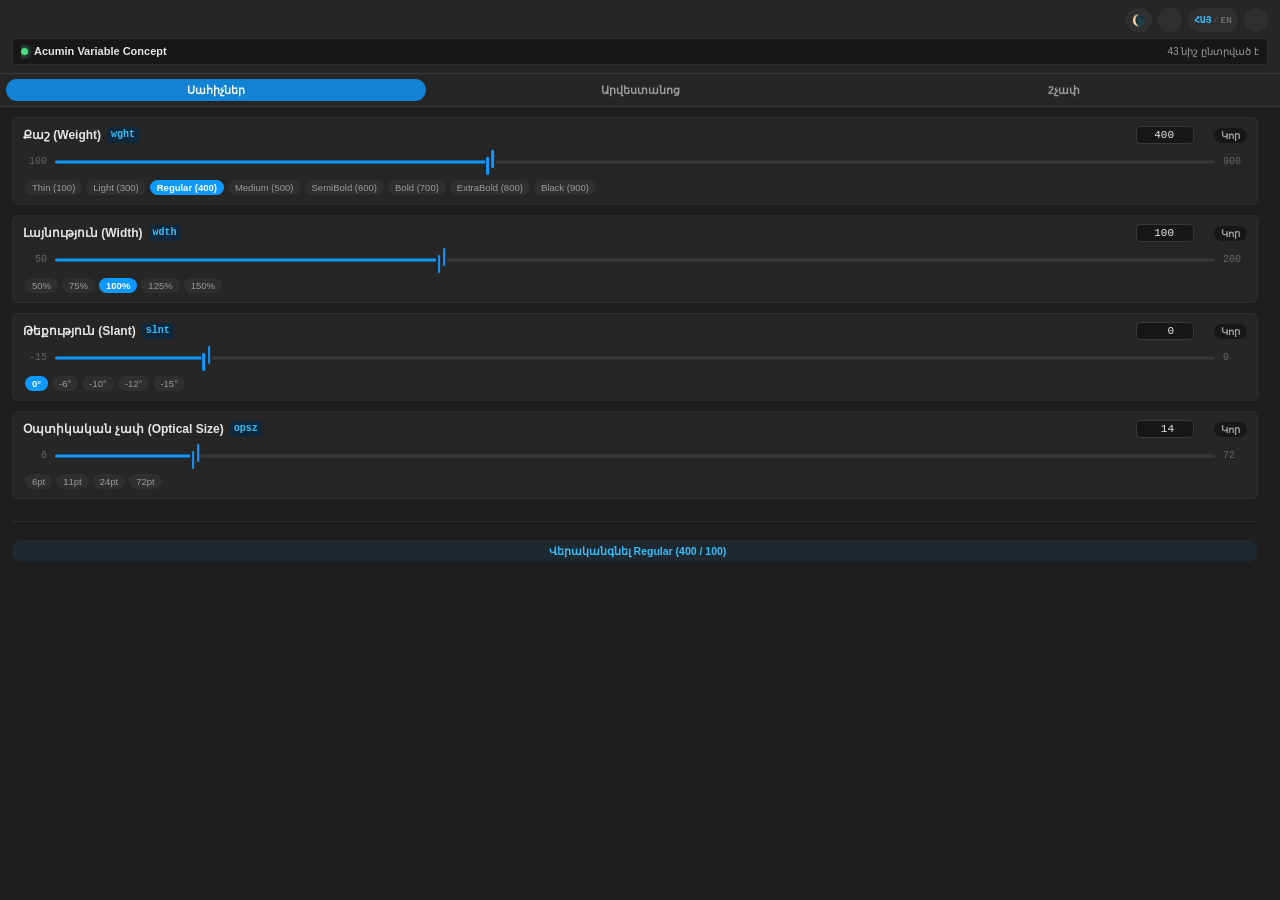
<file: index.html>
<!DOCTYPE html>
<html lang="en">
<head>
    <meta charset="UTF-8">
    <meta name="viewport" content="width=device-width, initial-scale=1.0">
    <title>Variable Font &amp; Design Space Controller</title>
    <!-- HD Icons Stylesheet -->
    <link rel="stylesheet" href="https://api.hakobian.am/libs/v1/icons/style.css">
    <!-- Components Design System Stylesheet (https://api.hakobian.am/libs/v1/components/style.css) -->
    <link rel="stylesheet" href="https://api.hakobian.am/libs/v1/components/style.css">
    <link rel="stylesheet" href="css/components.css">
    <link rel="stylesheet" href="css/styles.css">
    <link rel="stylesheet" href="css/figma-theme.css">
</head>
<body>
    <div class="app-container">
        <!-- Panel Header & Active Selection Strip -->
        <header class="panel-header">
            <div class="header-top-row">
                <div class="header-actions">
                    <button type="button" id="btn-window-menu" class="btn-window-menu" style="display:none;" title="Կառավարել փեղկերը / Manage Shutters">
                        <span id="window-menu-text">Փեղկեր</span>
                    </button>
                    <!-- Window Panels Dropdown -->
                    <div id="window-menu-dropdown" class="window-menu-dropdown" style="display:none;">
                        <div class="window-menu-header">
                            <span id="window-menu-heading">Փեղկեր</span>
                        </div>
                        <div class="window-menu-items" id="window-menu-items"></div>
                        <div class="window-menu-footer">
                            <button type="button" id="btn-restart-tour" class="btn-restart-tour"><i class="hd-icon hd-icon-info"></i> Ուսուցում</button>
                            <button type="button" id="btn-reset-layout" class="btn-reset-layout"><i class="hd-icon hd-icon-undo-arrow"></i> Վերականգնել Դիրքերը</button>
                        </div>
                    </div>
                    <button type="button" id="btn-theme-toggle" class="btn-theme-toggle" title="Փոխել ոճը (Սև/Սպիտակ/Auto) / Switch Theme">
                        <span class="theme-opt-icon"><i class="hd-icon hd-icon-eye"></i></span>
                    </button>
                    <button type="button" id="btn-header-update" class="btn-icon" title="Check for Updates (GitHub)">
                        <i class="hd-icon hd-icon-download"></i>
                        <span id="update-nav-badge" class="update-nav-badge" style="display:none;"></span>
                    </button>
                    <button type="button" id="btn-lang-toggle" class="btn-lang-toggle" title="Փոխել լեզուն / Switch Language">
                        <span class="lang-opt" id="lang-opt-hy">ՀԱՅ</span>
                        <span class="lang-sep">/</span>
                        <span class="lang-opt" id="lang-opt-en">EN</span>
                    </button>
                    <button type="button" id="btn-sync-selection" class="btn-icon" title="Refresh Selection from Illustrator">
                        <i class="hd-icon hd-icon-redo-arrow"></i>
                    </button>
                </div>
            </div>
            <div class="selection-status-strip">
                <div class="status-left">
                    <span id="status-indicator" class="status-dot"></span>
                    <span id="selection-name" class="selection-name">Acumin Variable Concept</span>
                </div>
                <span id="selection-meta" class="selection-meta">1 Text Frame (16 Chars)</span>
            </div>
        </header>

        <!-- Mode Navigation Tabs -->
        <nav class="mode-tabs" id="mode-tabs">
            <div class="tab-indicator-pill" id="tab-indicator-pill"></div>
            <button type="button" class="tab-btn active" data-mode="slider" id="tab-btn-slider">Սահիչներ</button>
            <button type="button" class="tab-btn" data-mode="graph" id="tab-btn-graph">Արվեստանոց</button>
            <button type="button" class="tab-btn" data-mode="designSpace" id="tab-btn-designSpace">2չափ</button>
        </nav>

        <!-- Modes Viewport -->
        <main class="modes-viewport">
            <!-- Mode 1: Sliders Pane with Inline Individual Curves -->
            <section id="pane-slider" class="mode-pane active">
                <div id="slider-controls-container"></div>
            </section>

            <!-- Mode 2: Dedicated Graph Studio Pane -->
            <section id="pane-graph" class="mode-pane">
                <div id="graph-controls-container"></div>
            </section>

            <!-- Mode 3: 2D Design Space Pane -->
            <section id="pane-design-space" class="mode-pane">
                <div id="design-space-container"></div>
            </section>
        </main>
    </div>

    <!-- Reusable Confirmation Dialog Modal -->
    <div id="app-modal-overlay" class="app-modal-overlay" style="display:none;">
        <div class="app-modal-dialog">
            <div class="app-modal-header">
                <span id="app-modal-title" class="app-modal-title">Confirm</span>
                <button type="button" id="app-modal-close" class="app-modal-close-btn"><i class="hd-icon hd-icon-close"></i></button>
            </div>
            <div class="app-modal-body">
                <p id="app-modal-message" class="app-modal-message"></p>
            </div>
            <div class="app-modal-footer">
                <button type="button" id="app-modal-cancel" class="btn-modal-cancel">Cancel</button>
                <button type="button" id="app-modal-confirm" class="btn-modal-confirm">Delete</button>
            </div>
        </div>
    </div>

    <!-- GitHub Update Modal Dialog -->
    <div id="update-modal-overlay" class="app-modal-overlay" style="display:none;">
        <div class="app-modal-dialog update-modal-dialog">
            <div class="app-modal-header">
                <div class="modal-title-wrap">
                    <i class="hd-icon hd-icon-download"></i>
                    <span id="update-modal-title" class="app-modal-title">Խրվակի Թարմացումներ</span>
                </div>
                <button type="button" id="btn-update-modal-close" class="app-modal-close-btn" title="Փակել"><i class="hd-icon hd-icon-close"></i></button>
            </div>
            <div class="app-modal-body">
                <div class="update-version-row">
                    <div class="version-block">
                        <span class="version-label" id="lbl-update-current">Ընթացիկ՝</span>
                        <span class="version-badge current-ver" id="update-current-version-badge">v3.0.0</span>
                    </div>
                    <div class="version-block">
                        <span class="version-label" id="lbl-update-latest">Վերջինը՝</span>
                        <span class="version-badge latest-ver" id="update-latest-version-badge">Ստուգվում է...</span>
                    </div>
                </div>

                <div id="update-status-msg" class="update-status-msg">
                    <span>Ստուգվում են թարմացումները...</span>
                </div>

                <div id="update-release-notes" class="update-release-notes" style="display:none;"></div>
            </div>
            <div class="app-modal-footer">
                <div id="update-actions-container" class="update-actions-container"></div>
            </div>
        </div>
    </div>

    <!-- Update Push Toast Notification (Slides up from the bottom) -->
    <div id="update-toast-notification" class="update-toast-notification" style="display:none;">
        <div class="update-toast-content" id="update-toast-content">
            <div class="update-toast-icon-wrap">
                <i class="hd-icon hd-icon-download"></i>
            </div>
            <div class="update-toast-text">
                <div class="update-toast-title" id="update-toast-title">Առկա է նոր թարմացում</div>
                <div class="update-toast-desc" id="update-toast-desc">Տարբերակ v3.0.0-ը հասանելի է</div>
            </div>
        </div>
        <div class="update-toast-actions">
            <button type="button" id="btn-toast-update" class="btn-update-toast-action">
                <span id="update-toast-action-text">Թարմացնել</span>
            </button>
            <button type="button" id="btn-toast-dismiss" class="btn-update-toast-close" title="Փակել">
                <i class="hd-icon hd-icon-close"></i>
            </button>
        </div>
    </div>

    <!-- Studio First-Time Welcome Modal -->
    <div id="studio-welcome-overlay" class="studio-welcome-overlay" style="display:none;">
        <div class="studio-welcome-card">
            <button type="button" id="btn-welcome-close" class="welcome-close-btn" title="Փակել"><i class="hd-icon hd-icon-close"></i></button>
            <div class="welcome-badge-icon"><i class="hd-icon hd-icon-star"></i></div>
            <h2 id="studio-welcome-title" class="welcome-title">Բարի գալուստ Արվեստանոց</h2>
            <p id="studio-welcome-desc" class="welcome-description">
                Այստեղ կարող եք ստեղծել և կառավարել տառատեսակի բազմառանցքային կորեր, բաշխել փոփոխականությունը տառերի կամ առարկաների վրա, ստեղծել preset-ներ և պանակներ։
            </p>
            <div class="welcome-actions">
                <button type="button" id="btn-welcome-start-tour" class="btn-welcome-primary"><i class="hd-icon hd-icon-check"></i> <span id="welcome-start-tour-text">Սկսել ուսուցումը</span></button>
                <button type="button" id="btn-welcome-start-without-tour" class="btn-welcome-secondary">Սկսել առանց ուսուցման</button>
            </div>
        </div>
    </div>

    <!-- Interactive Tour Guide Overlay & Bubble -->
    <div id="studio-tour-overlay" class="studio-tour-overlay" style="display:none;"></div>
    <div id="studio-tour-bubble" class="studio-tour-bubble" style="display:none;">
        <div class="tour-bubble-header">
            <span id="tour-step-counter" class="tour-step-counter">Քայլ 1 / 7</span>
            <button type="button" id="tour-btn-close" class="tour-bubble-close" title="Փակել"><i class="hd-icon hd-icon-close"></i></button>
        </div>
        <div class="tour-bubble-content">
            <h3 id="tour-step-title" class="tour-step-title">1. Կորերի Շերտեր</h3>
            <p id="tour-step-desc" class="tour-step-desc"></p>
        </div>
        <div class="tour-bubble-footer">
            <button type="button" id="tour-btn-skip" class="btn-tour-skip">Բաց թողնել</button>
            <div class="tour-nav-group">
                <button type="button" id="tour-btn-prev" class="btn-tour-nav" disabled><i class="hd-icon hd-icon-arrow-left"></i> <span id="tour-prev-text">Հետ</span></button>
                <button type="button" id="tour-btn-next" class="btn-tour-nav btn-tour-next"><span id="tour-next-text">Հաջորդ</span> <i class="hd-icon hd-icon-arrow-right"></i></button>
            </div>
        </div>
    </div>

    <!-- Scripts -->
    <script src="js/lib/CSInterface.js"></script>
    <!-- Components Scripts (https://api.hakobian.am/libs/v1/components/script.js) -->
    <script src="https://api.hakobian.am/libs/v1/components/script.js"></script>
    <script src="js/lib/components.js"></script>
    <script src="js/bridge.js"></script>
    <script src="js/themeManager.js"></script>
    <script src="js/i18n.js"></script>
    <script src="js/updateManager.js"></script>
    <script src="js/modes/sliderMode.js"></script>
    <script src="js/modes/graphMode.js"></script>
    <script src="js/modes/designSpaceMode.js"></script>
    <script src="js/tourGuide.js"></script>
    <script src="js/app.js"></script>
</body>
</html>
</file>
<file: css/components.css>
@font-face {
  font-family: 'HDesign';
  src: url('https://api.hakobian.am/libs/v1/fonts/hdesign.ttf') format('truetype');
  font-weight: normal;
  font-style: normal;
  font-display: swap;
}

*, ::before, ::after {
  box-sizing: border-box;
}

:root {
  --hue: 182;

  /* Saturation & Lightness configurations */
  --primary-sat: 40%;
  --primary-lit: 36%;
  --text-sat: 20%;
  --text-lit: 35%;
  --inactive-sat: 30%;
  --inactive-lit: 64%;

  /* Theme & Border style variables */
  --primary-color: hsl(var(--hue), var(--primary-sat), var(--primary-lit)); 
  --text-color: hsl(var(--hue), var(--text-sat), var(--text-lit));    
  --inactive-color: hsl(var(--hue), var(--inactive-sat), var(--inactive-lit));
  --check-color: hsl(var(--hue), var(--text-sat), var(--text-lit));
  --line-thickness: 3px;   
  --border-radius: calc(120px * 0.13);     
  --scrollbar-size: 16px;

  /* Typography variables */
  --font-size: 8pt;         
  --font-weight: 600;
  --letter-spacing: 0;
  --line-height: 1.4;       /* default line-height */
  --input-padding-y: 4px;   /* padding to prevent letter clipping */
  
  /* Layout variables */
  --wrapper-padding: 12px;
  --wrapper-width: 710px;
  --wrapper-height: 60px;
  
  /* Border Gaps offsets */
  --border-top-right-gap: calc(var(--wrapper-height, 60px) * 0.2);
  --border-top-right-gap-1: calc(var(--wrapper-height, 60px) * 0.1);
  --border-left-bottom-gap: calc(var(--wrapper-height, 60px) * 0.1);

  /* Cursor default offsets (when unfocused) */
  --left-cursor-left: var(--line-thickness);
  --left-cursor-top-unfocused: calc(var(--wrapper-height, 60px) * -0.20);
  --left-cursor-bottom-unfocused: auto;
  --left-cursor-height-unfocused: calc(100% * 0.9);

  --right-cursor-right: var(--line-thickness);
  --right-cursor-top-unfocused: auto;
  --right-cursor-bottom-unfocused: calc(var(--wrapper-height, 60px) * -0.20);
  --right-cursor-height-unfocused: calc(100% * 0.9);

  --active-cursor-left: calc(var(--line-thickness) + 2px);

  /* Cursor style configurations when focused */
  --focused-cursor-width: calc(var(--line-thickness) * 0.6);
  --font-size-cursor: 8pt;
  --focused-cursor-height: var(--font-size-cursor);
  --focused-cursor-textarea-height: var(--font-size-cursor);
  --focused-cursor-top-focused: calc(10% * 0.8);
  --focused-cursor-bottom-focused: 20%; /* only for input */
  --cursor-padding: 6px;                /* space between text and cursor in input */

  /* Slider specific variables */
  --slider-bg-color: #ffffff;           /* default background color to mask the track behind the handle */
  --line-thickness-inactive: calc(var(--line-thickness) * 0.5);
  --handle-width: var(--line-thickness);
  --handle-height: calc(var(--wrapper-height, 60px) * 0.66);
  --handle-gap: 4px;
  --handle-offset: 4px; /* vertical offset */

  /* Resize limits variables (only for textarea) */
  --resize-min-width: 300px;
  --resize-max-width: 1200px;
  --resize-min-height: 150px;
  --resize-max-height: 800px;

  /* Animation speeds */
  --transition-duration-left: 0.4s;
  --transition-duration-top-bottom: 0.4s;
}

/* Base styles for custom components to prevent size collapse before JS/CSS initializes */
hd-input,
hd-textarea,
hd-button,
hd-slider,
hd-checkbox,
hd-radio,
hd-switch,
hd-scrollbar,
hd-select,
hd-color-panel,
hd-color-picker {
  display: inline-block;
  min-width: 0;
  min-height: 0;
}

body {
  background-color: #ffffff;
  display: flex;
  flex-direction: column;    /* Դասավորում ենք էլեմենտները սյունակով */
  justify-content: center;   /* Ուղղահայաց կենտրոնացում (քանի որ flex-direction-ը column է) */
  align-items: center;       /* Հորիզոնական կենտրոնացում */
  min-height: 100vh;
  box-sizing: border-box;
  margin: 0;
  font-family: 'HDesign', Calibri, sans-serif;
  gap: 30px;                 /* Էլեմենտների միջև հեռավորությունը */
}

/* Հիմնական Wrapper-ը */
hd-input.custom-input-wrapper,
hd-textarea.custom-input-wrapper,
.custom-input-wrapper {
  position: relative;
  display: inline-flex !important;
  align-items: center; /* Ուղղահայաց կենտրոնացում երեխաների համար */
  padding: var(--wrapper-padding); 
  background: transparent;
  z-index: 1;
  border: var(--line-thickness) solid transparent;
  width: var(--wrapper-width, 100%) !important;
  max-width: 100%;
  height: var(--wrapper-height);
  box-sizing: border-box;
  font-size: var(--font-size);
  font-weight: var(--font-weight);
  letter-spacing: var(--letter-spacing);
  line-height: var(--line-height);
}

/* Կլորացված եզրագծերի սեգմենտներ */
.border-segment {
  position: absolute;
  box-sizing: border-box;
  pointer-events: none;
  z-index: -1;
}

.border-left-bottom {
  top: calc(var(--line-thickness) * -0.5);
  left: calc(var(--line-thickness) * -1);
  bottom: calc(var(--line-thickness) * -0.5);
  right: var(--border-left-bottom-gap);
  border-left: var(--line-thickness) solid var(--primary-color);
  border-bottom: var(--line-thickness) solid var(--primary-color);
  border-bottom-left-radius: var(--border-radius);
}

/* Կլոր ծայրեր ձախ/ներքևի եզրագծի համար */
.border-left-bottom::before {
  content: "";
  position: absolute;
  top: 0;
  left: calc(var(--line-thickness) * -1);
  transform: translateY(-50%);
  width: var(--line-thickness);
  height: var(--line-thickness);
  background-color: var(--primary-color);
  border-radius: 50%;
}

.border-left-bottom::after {
  content: "";
  position: absolute;
  bottom: calc(var(--line-thickness) * -1);
  right: 0;
  transform: translateX(50%);
  width: var(--line-thickness);
  height: var(--line-thickness);
  background-color: var(--primary-color);
  border-radius: 50%;
}

.border-top-right {
  top: calc(var(--line-thickness) * -1);
  left: var(--border-top-right-gap);
  bottom: 0;
  right: calc(var(--line-thickness) * -1);
  border-top: var(--line-thickness) solid var(--primary-color);
  border-right: var(--line-thickness) solid var(--primary-color);
  border-top-right-radius: var(--border-radius);
}

/* Կլոր ծայրեր վերևի/աջ եզրագծի համար */
.border-top-right::before {
  content: "";
  position: absolute;
  top: calc(var(--line-thickness) * -1);
  left: 0;
  transform: translateX(-50%);
  width: var(--line-thickness);
  height: var(--line-thickness);
  background-color: var(--primary-color);
  border-radius: 50%;
}

.border-top-right::after {
  content: "";
  position: absolute;
  bottom: 0;
  right: calc(var(--line-thickness) * -1);
  transform: translateY(50%);
  width: var(--line-thickness);
  height: var(--line-thickness);
  background-color: var(--primary-color);
  border-radius: 50%;
}

.input-style-base {
  font-size: inherit;         
  font-weight: inherit;
  letter-spacing: inherit;
  font-family: inherit; 
  line-height: inherit;
}

/* Բուն Input դաշտը */
.custom-input-wrapper input {
  position: relative;
  z-index: 1;
  border: none;
  outline: none;
  background: transparent;
  color: var(--text-color);
  padding: 0;
  margin: 0;
  caret-color: transparent; 
  width: 100%; 
  height: auto;
  line-height: normal;
  box-sizing: border-box;
  user-select: text;
  -webkit-user-select: text;
}

/* Բուն Textarea դաշտը */
.custom-input-wrapper textarea {
  position: relative;
  z-index: 1;
  border: none;
  outline: none;
  background: transparent;
  color: var(--text-color);
  padding: var(--input-padding-y) 0;
  margin: 0;
  caret-color: transparent; 
  width: 100%; 
  height: 100%;
  line-height: var(--line-height);
  box-sizing: border-box;
  resize: none;
  overflow: auto;
  user-select: text;
  -webkit-user-select: text;
}

.custom-input-wrapper input::placeholder,
.custom-input-wrapper textarea::placeholder {
  color: var(--text-color);
  opacity: 1;
}

/* Չափիչ տարրեր */
.text-measurer {
  position: absolute;
  visibility: hidden;
  white-space: pre;
  left: var(--wrapper-padding); 
  padding: 0;
  margin: 0;
  pointer-events: none;
}

.textarea-mirror {
  position: absolute;
  visibility: hidden;
  white-space: pre-wrap;
  word-wrap: break-word;
  left: var(--wrapper-padding); 
  top: var(--wrapper-padding);
  padding: var(--input-padding-y) 0;
  margin: 0;
  pointer-events: none;
  box-sizing: border-box;
}

/* Աջ կողմի անշարժ ուղղահայաց գիծը */
.fake-vertical-cur {
  position: absolute;
  right: var(--right-cursor-right);
  bottom: var(--right-cursor-bottom-unfocused);
  width: var(--line-thickness);
  height: var(--right-cursor-height-unfocused);
  max-height: 45px;
  background-color: var(--primary-color);
  border-radius: var(--border-radius);
  z-index: 2;
  pointer-events: none;
  /* Սահուն անիմացիա բռնակի դիրքի և բարձրության համար */
  transition: bottom 0.4s cubic-bezier(0.99, -0.67, 0.04, 1.67),
              height 0.4s cubic-bezier(0.99, -0.67, 0.04, 1.67),
              opacity 0.4s cubic-bezier(0.99, -0.67, 0.04, 1.67);
}

/* Resize հնարավորություն աջ կուրսորի համար */
.custom-input-wrapper.resizable-wrapper .fake-vertical-cur {
  cursor: se-resize;
  pointer-events: auto;
  user-select: none;
  touch-action: none;
}

/* Շարժվող ձախ անկախ գիծը (որը դառնում է կուրսոր) */
.fake-cursor {
  position: absolute;
  left: var(--left-cursor-left); 
  top: var(--left-cursor-top-unfocused); 
  bottom: var(--left-cursor-bottom-unfocused); 
  width: var(--line-thickness);
  height: var(--left-cursor-height-unfocused);
  max-height: 45px;
  background-color: var(--primary-color);
  border-radius: var(--border-radius);
  z-index: 3;
  pointer-events: none;
  transform: translateY(0);

  /* Սահուն անիմացիա */
  transition: left 0.4s cubic-bezier(0.99, -0.67, 0.04, 1.67), 
              top 0.4s cubic-bezier(0.99, -0.67, 0.04, 1.67), 
              bottom 0.4s cubic-bezier(0.99, -0.67, 0.04, 1.67),
              height 0.4s cubic-bezier(0.99, -0.67, 0.04, 1.67),
              transform 0.4s cubic-bezier(0.99, -0.67, 0.04, 1.67),
              opacity 0.4s cubic-bezier(0.99, -0.67, 0.04, 1.67);
}

/* Գրելու ընթացքում անջատում ենք կուրսորի անիմացիաները/transition-ը */
.custom-input-wrapper.is-typing .fake-cursor {
  transition: none !important;
}

/* Կուրսորի թարթելը և չափերը ֆոկուսի ժամանակ (Input) */
.custom-input-wrapper input:focus ~ .fake-cursor {
  top: 50%;
  bottom: auto;
  transform: translateY(-50%);
  height: var(--font-size-cursor);
  width: var(--focused-cursor-width);
  max-height: none;
  animation: blink 0.8s infinite steps(2, start);
}

/* Կուրսորի թարթելը և չափերը ֆոկուսի ժամանակ (Textarea) */
.custom-input-wrapper textarea:focus ~ .fake-cursor {
  height: var(--font-size-cursor);
  width: var(--focused-cursor-width);
  max-height: none;
  animation: blink 0.8s infinite steps(2, start);
}

@keyframes blink {
  to { visibility: hidden; }
}

/* Գեղեցիկ scrollbar textarea-ի համար */
.custom-input-wrapper textarea::-webkit-scrollbar {
  width: 8px;
}
.custom-input-wrapper textarea::-webkit-scrollbar-track {
  background: transparent;
}
.custom-input-wrapper textarea::-webkit-scrollbar-thumb {
  background-color: var(--text-color);
  border-radius: 4px;
  border: 2px solid transparent;
}

/* ==========================================
   ՍԱՀՆԱԿԻ (SLIDER) ՈՃԵՐԸ
   ========================================== */
hd-slider.custom-slider-wrapper,
.custom-slider-wrapper {
  --line-thickness: 3px;
  --line-thickness-inactive: 3px;
  --handle-width: 2.5px;
  --handle-height: 20px;
  --wrapper-width: 100%;
  --slider-percentage: 50%;
  --gap-offset: calc(var(--handle-width, 5px) + var(--handle-gap, 4px) / 2 + 2px);

  position: relative;
  display: inline-flex !important;
  align-items: center;
  width: var(--wrapper-width, 100%) !important;
  max-width: 100%;
  height: var(--wrapper-height, 60px); /* Բավարար բարձրություն կուրսոր-բռնակների համար */
  box-sizing: border-box;
}

.custom-slider-wrapper .real-slider {
  position: absolute;
  left: 0;
  width: 100%;
  height: 100%;
  opacity: 0;
  cursor: pointer;
  z-index: 10;
  margin: 0;
}

.custom-slider-wrapper .slider-track {
  position: absolute;
  left: 0;
  right: 0;
  top: 50%;
  height: 0;
  display: flex;
  align-items: center;
  pointer-events: none;
  z-index: 1;
}

.custom-slider-wrapper .track-active {
  position: absolute;
  left: 0;
  top: 0;
  height: calc(var(--line-thickness, 3px) * 3);
  background-color: var(--primary-color, #254d4e);
  transform: translateY(-50%);
  border-radius: 9999px 0 0 9999px;
  width: calc(var(--slider-percentage, 50%) - var(--gap-offset));
}

.custom-slider-wrapper .track-inactive {
  position: absolute;
  right: 0;
  top: 0;
  height: var(--line-thickness-inactive, 4px);
  background-color: var(--inactive-color, #7b9191);
  transform: translateY(-50%);
  border-radius: 0 9999px 9999px 0;
  left: calc(var(--slider-percentage, 50%) + var(--gap-offset));
}

.custom-slider-wrapper .slider-handle {
  position: absolute;
  top: 50%;
  width: calc(var(--handle-width, 5px) * 1.5 + var(--handle-gap, 4px));
  height: var(--handle-height, 40px);
  background-color: transparent;
  transform: translate(-50%, -50%);
  pointer-events: none;
  z-index: 2;
  left: var(--slider-percentage, 50%);
}

/* Սահուն անցում սլայդերի վրա կտտացնելու ժամանակ */
.custom-slider-wrapper.smooth-transition .track-active {
  transition: width 0.4s cubic-bezier(0.99, -0.67, 0.04, 1.67);
}
.custom-slider-wrapper.smooth-transition .track-inactive {
  transition: left 0.4s cubic-bezier(0.99, -0.67, 0.04, 1.67);
}
.custom-slider-wrapper.smooth-transition .slider-handle {
  transition: left 0.4s cubic-bezier(0.99, -0.67, 0.04, 1.67);
}

.custom-slider-wrapper .handle-line {
  position: absolute;
  width: var(--handle-width, 5px);
  height: var(--handle-height, 40px);
  background-color: var(--primary-color, #254d4e);
  border-radius: calc(var(--handle-width, 5px) / 2);
  transform: translateY(-50%);
  /* Սահուն անցում գծերի դիրքափոխության համար */
  transition: top 0.4s cubic-bezier(0.99, -0.67, 0.04, 1.67), opacity 0.4s cubic-bezier(0.99, -0.67, 0.04, 1.67);
}

.custom-slider-wrapper .handle-left {
  left: 0;
  top: calc(50% + var(--handle-offset, 4px));
}

.custom-slider-wrapper .handle-right {
  right: 0;
  top: calc(50% - var(--handle-offset, 4px));
}

/* Բռնվելու (active) ժամանակ ձախ և աջ գծերը սահուն տեղերով փոխվում են (ձախը բարձրանում է, աջը՝ իջնում) */
.custom-slider-wrapper .real-slider:active ~ .slider-handle .handle-left {
  top: calc(50% - var(--handle-offset, 4px));
}

.custom-slider-wrapper .real-slider:active ~ .slider-handle .handle-right {
  top: calc(50% + var(--handle-offset, 4px));
}

/* ==========================================
   ԿՈՃԱԿԻ (BUTTON) ՈՃԵՐԸ
   ========================================== */
hd-button.custom-button-wrapper,
.custom-button-wrapper {
  position: relative;
  display: inline-flex;
  align-items: center;
  justify-content: center;
  padding: var(--wrapper-padding, 12px 30px); 
  background-color: var(--primary-color, #254d4e);
  border-top-right-radius: calc(var(--border-radius) - var(--line-thickness, 5px));
  border-bottom-left-radius: calc(var(--border-radius) - var(--line-thickness, 5px));
  z-index: 1;
  border: var(--line-thickness, 5px) solid transparent;
  width: var(--wrapper-width, auto);
  max-width: 100%;
  height: var(--wrapper-height, 60px);
  box-sizing: border-box;
  cursor: pointer;
  outline: none;
  user-select: none;
  /* Typography */
  font-size: var(--font-size);         
  font-weight: var(--font-weight, 700);
  letter-spacing: var(--letter-spacing, 4px);
  font-family: inherit;
  color: var(--primary-contrast-color, #ffffff);
  text-transform: uppercase;
  transition: color 0.4s cubic-bezier(0.99, -0.67, 0.04, 1.67), background-color 0.4s cubic-bezier(0.99, -0.67, 0.04, 1.67), opacity 0.4s cubic-bezier(0.99, -0.67, 0.04, 1.67);
}

/* Կոճակի սեգմենտների կլորակների (after և before) հեռացում */
.custom-button-wrapper .border-left-bottom::before,
.custom-button-wrapper .border-left-bottom::after,
.custom-button-wrapper .border-top-right::before,
.custom-button-wrapper .border-top-right::after {
  display: none;
}

/* Կոճակի տեքստի գույնի փոփոխություն hover-ի ժամանակ */
.custom-button-wrapper:hover {
  color: var(--primary-contrast-color, #ffffff);
  opacity: 0.9;
}

/* Ձախ և աջ կուրսորների ոճերը կոճակի համար (սպիտակ ֆոն, 3px եզրագիծ նույն ֆոնի գույնով) */
.custom-button-wrapper .fake-cursor,
.custom-button-wrapper .fake-vertical-cur {
  background-color: #ffffff;
  border: 3px solid var(--primary-color, #254d4e);
  box-sizing: border-box;
  width: calc(var(--line-thickness) + 6px);
  transition: all 0.4s cubic-bezier(0.99, -0.67, 0.04, 1.67), opacity 0.4s cubic-bezier(0.99, -0.67, 0.04, 1.67);
}

.custom-button-wrapper .fake-cursor {
  left: calc(var(--left-cursor-left) - 3px);
}

.custom-button-wrapper .fake-vertical-cur {
  right: calc(var(--right-cursor-right) - 3px);
}

/* Hover անիմացիա բռնակների համար (տեղերով սահուն փոխվում են) */
.custom-button-wrapper:hover .fake-cursor {
  top: calc(50% - (var(--left-cursor-height-unfocused, 54px) / 2) + calc(var(--wrapper-height, 60px) * 0.25)); /* իջնում է ներքև */
}

.custom-button-wrapper:hover .fake-vertical-cur {
  bottom: calc(50% - (var(--right-cursor-height-unfocused, 54px) / 2) + calc(var(--wrapper-height, 60px) * 0.25)); /* բարձրանում է վերև */
}

/* Click (active) անիմացիա - կուրսորները սեղմվում են (կրճատվում են սահուն) */
.custom-button-wrapper:active .fake-cursor {
  height: calc(var(--wrapper-height, 60px) * 0.36);
  top: calc(50% - calc(var(--wrapper-height, 60px) * 0.18));
}

.custom-button-wrapper:active .fake-vertical-cur {
  height: calc(var(--wrapper-height, 60px) * 0.36);
  bottom: calc(50% - calc(var(--wrapper-height, 60px) * 0.18));
}

/* ==========================================
   CHECKBOX & RADIO ՈՃԵՐԸ
   ========================================== */
hd-checkbox.custom-checkbox-wrapper,
.custom-checkbox-wrapper,
hd-radio.custom-radio-wrapper,
.custom-radio-wrapper {
  display: inline-flex;
  align-items: center;
  cursor: pointer;
  user-select: none;
  font-family: inherit;
  font-size: var(--font-size);
  font-weight: var(--font-weight, 500);
  color: var(--text-color, #647c7c);
  gap: 12px;
  border: none;
  box-sizing: border-box;
}

/* Թաքնվում են բուն inputs-ը */
.custom-checkbox-wrapper .real-checkbox,
.custom-radio-wrapper .real-radio {
  position: absolute;
  opacity: 0;
  width: 0;
  height: 0;
}

/* ------------------------------------------
   CHECKBOX
   ------------------------------------------ */
.custom-checkbox-wrapper .checkbox-box {
  position: relative;
  display: inline-block;
  width: var(--checkbox-size, 36px);
  height: var(--checkbox-size, 36px);
  border: var(--line-thickness, 5px) solid var(--primary-color, #254d4e);
  border-radius: calc(var(--checkbox-size, 36px) * 0.22);
  box-sizing: border-box;
  background: transparent;
  transition: border-color 0.4s cubic-bezier(0.99, -0.67, 0.04, 1.67), opacity 0.4s cubic-bezier(0.99, -0.67, 0.04, 1.67);
}

.custom-checkbox-wrapper .checkmark-line {
  position: absolute;
  width: var(--line-thickness, 5px);
  background-color: var(--check-color, #647c7c);
  border-radius: calc(var(--line-thickness, 5px) / 2);
  /* opacity: 0; */
  transform-origin: top center;
}

/* Ձախ թեք գիծը */
.custom-checkbox-wrapper .check-left {
  left: calc(var(--checkbox-size, 36px) * 0.1 - var(--line-thickness, 5px) / 2);
  top: calc(var(--checkbox-size, 36px) * 0.2);
  height: calc(var(--checkbox-size, 36px) * 0.35);
  transform: rotate(-45deg) scaleY(0);
  transition: transform 0.4s cubic-bezier(0.99, -0.67, 0.04, 1.67), opacity 0.4s cubic-bezier(0.99, -0.67, 0.04, 1.67);
  transition-delay: 0.2s; /* Wait for right line to shrink (0.2s) when unchecking */
}

/* Աջ թեք գիծը */
.custom-checkbox-wrapper .check-right {
  left: calc(var(--checkbox-size, 36px) * 0.36 - var(--line-thickness, 5px) / 2);
  top: calc(var(--checkbox-size, 36px) * 0.61);
  height: calc(var(--checkbox-size, 36px) * 1.05);
  transform: rotate(-135deg) scaleY(0);
  transition: transform 0.4s cubic-bezier(0.99, -0.67, 0.04, 1.67), opacity 0.4s cubic-bezier(0.99, -0.67, 0.04, 1.67);
  transition-delay: 0s; /* Shrink immediately when unchecking */
}

/* Checked վիճակում ակտիվացնում ենք նշանը */
.custom-checkbox-wrapper .real-checkbox:checked ~ .checkbox-box .checkmark-line {
  opacity: 1;
}

.custom-checkbox-wrapper .real-checkbox:checked ~ .checkbox-box .check-left {
  transform: rotate(-45deg) scaleY(1);
  transition-delay: 0s; /* Draw immediately when checking */
}

.custom-checkbox-wrapper .real-checkbox:checked ~ .checkbox-box .check-right {
  transform: rotate(-135deg) scaleY(1);
  transition-delay: 0.12s; /* Wait for left line to draw (0.12s) when checking */
}

/* ------------------------------------------
   RADIO BUTTON
   ------------------------------------------ */
.custom-radio-wrapper .radio-circle {
  position: relative;
  display: inline-block;
  width: var(--radio-size, 36px);
  height: var(--radio-size, 36px);
  border: var(--line-thickness, 5px) solid var(--primary-color, #254d4e);
  border-radius: 50%;
  box-sizing: border-box;
  background: transparent;
  transition: border-color 0.4s cubic-bezier(0.99, -0.67, 0.04, 1.67), opacity 0.4s cubic-bezier(0.99, -0.67, 0.04, 1.67);
}

.custom-radio-wrapper .radio-inner-dot {
  position: absolute;
  left: 50%;
  top: 50%;
  width: calc(var(--radio-size, 36px) * 0.5);
  height: calc(var(--radio-size, 36px) * 0.5);
  background-color: var(--check-color, #647c7c);
  border-radius: 50%;
  transform: translate(-50%, -50%) scale(0);
  opacity: 0;
  transition: opacity 0.4s cubic-bezier(0.99, -0.67, 0.04, 1.67), 
              transform 0.4s cubic-bezier(0.99, -0.67, 0.04, 1.67);
}

/* Checked վիճակում ակտիվացնում ենք կետը */
.custom-radio-wrapper .real-radio:checked ~ .radio-circle .radio-inner-dot {
  opacity: 1;
  transform: translate(-50%, -50%) scale(1);
}

/* ==========================================
   SCROLLBAR ՈՃԵՐԸ (GLOBAL CUSTOM SCROLLBAR)
   ========================================== */
/* Սքրոլվող կաղապարի համար */
hd-scrollbar.custom-scrollbar-wrapper,
.custom-scrollbar-wrapper {
  overflow: auto;
  border: none;
  box-sizing: border-box;
}

/* Firefox-ի համար գլոբալ */
* {
  scrollbar-color: var(--primary-color, #254d4e) transparent;
  scrollbar-width: thin;
}

/* Chrome, Edge, Safari (Webkit) համար գլոբալ */
::-webkit-scrollbar {
  width: var(--scrollbar-size, 16px);
  height: var(--scrollbar-size, 16px);
  display: block; /* Երբեք չթաքցնել սքրոլբարը */
}

::-webkit-scrollbar-track {
  background: linear-gradient(
    to right,
    transparent calc(50% - var(--line-thickness, 4px) / 2),
    var(--inactive-color, #7b9191) calc(50% - var(--line-thickness, 4px) / 2),
    var(--inactive-color, #7b9191) calc(50% + var(--line-thickness, 4px) / 2),
    transparent calc(50% + var(--line-thickness, 4px) / 2)
  );
  border-radius: var(--border-radius, 8px);
}

::-webkit-scrollbar-track:horizontal {
  background: linear-gradient(
    to bottom,
    transparent calc(50% - var(--line-thickness, 4px) / 2),
    var(--inactive-color, #7b9191) calc(50% - var(--line-thickness, 4px) / 2),
    var(--inactive-color, #7b9191) calc(50% + var(--line-thickness, 4px) / 2),
    transparent calc(50% + var(--line-thickness, 4px) / 2)
  );
}

::-webkit-scrollbar-thumb {
  background-color: var(--primary-color, #254d4e);
  border-radius: var(--border-radius, 8px);
  /* Շարժիչի (thumb) լայնությունը սահմանում ենք ճիշտ այնքան, որքան slider-ի բռնակի լայնությունն է (var(--handle-width, 5px)) */
  border: calc((var(--scrollbar-size, 16px) - var(--handle-width, 5px)) / 2) solid transparent;
  background-clip: padding-box;
}

::-webkit-scrollbar-thumb:hover {
  background-color: var(--text-color, #647c7c);
}

::-webkit-scrollbar-thumb:active {
  background-color: var(--primary-color, #254d4e);
  /* Սեղմելիս thumb-ը դառնում է ավելի հաստ (border-ը փոքրանում է՝ դարձնելով շարժիչը 8px) */
  border-width: calc((var(--scrollbar-size, 16px) - (var(--handle-width, 5px) + 3px)) / 2);
}

/* ==========================================
   SWITCH / TOGGLE ՈՃԵՐԸ
   ========================================== */
hd-switch.custom-switch-wrapper,
.custom-switch-wrapper {
  --switch-width: 80px;
  --switch-height: 40px;
  --border-color: var(--inactive-color, #7b9191);
  --border-top-right-gap: calc(var(--handle-gap, 4px) + var(--line-thickness, 5px) - 3px);
  --border-left-bottom-gap: calc(var(--handle-gap, 4px) + var(--line-thickness, 5px) - 1px);
  --border-radius: calc(120px * 0.13);
  --handle-gap-top: calc(var(--handle-gap, 4px) - 1px);

  display: inline-flex;
  align-items: center;
  cursor: pointer;
  user-select: none;
  font-family: inherit;
  font-size: var(--font-size);
  font-weight: var(--font-weight, 500);
  color: var(--text-color, #647c7c);
  gap: 12px;
  position: relative;
  z-index: 1;
  border: none;
  box-sizing: border-box;
}

.custom-switch-wrapper .real-switch {
  position: absolute;
  opacity: 0;
  width: 0;
  height: 0;
}

hd-switch.custom-switch-wrapper .switch-box,
.custom-switch-wrapper .switch-box {
  position: relative;
  display: inline-block;
  width: var(--switch-width);
  height: var(--switch-height);
  border: var(--line-thickness, 5px) solid transparent;
  box-sizing: border-box;
  background: transparent;
  z-index: 1;
}

/* Գունային վիճակի փոփոխություններ L-ձև եզրագծերի համար */
.custom-switch-wrapper .real-switch:checked ~ .switch-box {
  --border-color: var(--primary-color, #254d4e);
}

.custom-switch-wrapper .border-left-bottom {
  top: calc(var(--line-thickness, 5px) * -0.5);
  border-left-color: var(--border-color);
  border-bottom-color: var(--border-color);
  transition: border-color 0.4s cubic-bezier(0.99, -0.67, 0.04, 1.67), opacity 0.4s cubic-bezier(0.99, -0.67, 0.04, 1.67);
}
.custom-switch-wrapper .border-left-bottom::before,
.custom-switch-wrapper .border-left-bottom::after {
  background-color: var(--border-color);
  transition: background-color 0.25s cubic-bezier(0.25, 1, 0.5, 1);
}

.custom-switch-wrapper .border-top-right {
  bottom: calc(var(--line-thickness, 5px) * -0.1);
  border-top-color: var(--border-color);
  border-right-color: var(--border-color);
  transition: border-color 0.4s cubic-bezier(0.99, -0.67, 0.04, 1.67), opacity 0.4s cubic-bezier(0.99, -0.67, 0.04, 1.67);
}
.custom-switch-wrapper .border-top-right::before,
.custom-switch-wrapper .border-top-right::after {
  background-color: var(--border-color);
  transition: background-color 0.25s cubic-bezier(0.25, 1, 0.5, 1);
}

/* Շարժվող բռնակը (Switch Handle) */
.custom-switch-wrapper .switch-handle {
  position: absolute;
  top: var(--handle-gap-top, calc(var(--handle-gap, 4px) - 1px));
  left: var(--handle-gap, 4px);
  width: calc(var(--switch-height) - var(--line-thickness, 5px) * 2 - var(--handle-gap, 4px) * 2);
  height: calc(var(--switch-height) - var(--line-thickness, 5px) * 2 - var(--handle-gap, 4px) * 2);
  background-color: var(--border-color);
  border-radius: calc(var(--border-radius) - var(--line-thickness, 5px) - var(--handle-gap, 4px));
  transform: translateX(0);
  z-index: 2;
  transition: transform 0.4s cubic-bezier(0.99, -0.67, 0.04, 1.67), 
              background-color 0.4s cubic-bezier(0.99, -0.67, 0.04, 1.67),
              opacity 0.4s cubic-bezier(0.99, -0.67, 0.04, 1.67);
}

.custom-switch-wrapper .real-switch:checked ~ .switch-box .switch-handle {
  transform: translateX(calc(var(--switch-width) - var(--switch-height)));
}

/* Switch-ի ներսի տեքստային պիտակները */
.custom-switch-wrapper .switch-text-on,
.custom-switch-wrapper .switch-text-off {
  position: absolute;
  top: 50%;
  transform: translateY(-50%);
  font-size: calc(var(--switch-height) * 0.28);
  font-weight: 700;
  text-transform: uppercase;
  letter-spacing: 0.5px;
  pointer-events: none;
  z-index: 1;
  transition: opacity 0.4s cubic-bezier(0.99, -0.67, 0.04, 1.67),
              color 0.4s cubic-bezier(0.99, -0.67, 0.04, 1.67);
  line-height: 1;
}

.custom-switch-wrapper .switch-text-on {
  left: 0;
  width: 50%;
  text-align: center;
  padding-left: calc(var(--line-thickness, 5px) + 2px);
  padding-right: 2px;
  box-sizing: border-box;
  color: var(--primary-color, #254d4e);
  opacity: 0;
}

.custom-switch-wrapper .switch-text-off {
  right: 0;
  width: 50%;
  text-align: center;
  padding-right: calc(var(--line-thickness, 5px) + 2px);
  padding-left: 2px;
  box-sizing: border-box;
  color: var(--inactive-color, #7b9191);
  opacity: 1;
}

.custom-switch-wrapper .real-switch:checked ~ .switch-box .switch-text-on {
  opacity: 1;
}

.custom-switch-wrapper .real-switch:checked ~ .switch-box .switch-text-off {
  opacity: 0;
}

/* ----------------------------------------------------
   ՏԵՔՍՏՈՎ ԿՈՃԱԿԻ (HANDLE TEXT) ՈՃԵՐԸ (data-text-mode="handle")
   ---------------------------------------------------- */

/* 1. Pill-ձև բռնակի լայնությունը և դիրքը */
.custom-switch-wrapper[data-text-mode="handle"] .switch-handle {
  width: calc(((var(--switch-width) - var(--line-thickness, 5px) * 2) / 2) - var(--handle-gap, 4px) * 1.5);
}

.custom-switch-wrapper[data-text-mode="handle"] .real-switch:checked ~ .switch-box .switch-handle {
  transform: translateX(calc(((var(--switch-width) - var(--line-thickness, 5px) * 2) / 2) - var(--handle-gap, 4px) * 0.5));
}

/* 2. Բռնակի ներսի տեքստերի ձևավորումը */
.custom-switch-wrapper[data-text-mode="handle"] .switch-handle .switch-handle-text-on,
.custom-switch-wrapper[data-text-mode="handle"] .switch-handle .switch-handle-text-off {
  position: absolute;
  top: 50%;
  left: 50%;
  transform: translate(-50%, -50%);
  font-size: calc(var(--switch-height) * 0.28);
  font-weight: 700;
  text-transform: uppercase;
  letter-spacing: 0.5px;
  color: #ffffff; /* White text inside the active handle */
  pointer-events: none;
  white-space: nowrap;
  transition: opacity 0.4s cubic-bezier(0.99, -0.67, 0.04, 1.67);
  line-height: 1;
}

.custom-switch-wrapper[data-text-mode="handle"] .switch-handle .switch-handle-text-on {
  opacity: 0;
}

.custom-switch-wrapper[data-text-mode="handle"] .switch-handle .switch-handle-text-off {
  opacity: 1;
}

.custom-switch-wrapper[data-text-mode="handle"] .real-switch:checked ~ .switch-box .switch-handle .switch-handle-text-on {
  opacity: 1;
}

.custom-switch-wrapper[data-text-mode="handle"] .real-switch:checked ~ .switch-box .switch-handle .switch-handle-text-off {
  opacity: 0;
}

/* 3. Տակից երևացող (track) տեքստերի ձևավորումը, որոնք միշտ տեսանելի են */
.custom-switch-wrapper[data-text-mode="handle"] .switch-text-on,
.custom-switch-wrapper[data-text-mode="handle"] .switch-text-off {
  color: var(--text-color, #647c7c) !important;
}

.custom-switch-wrapper[data-text-mode="handle"] .real-switch:checked ~ .switch-box .switch-text-on,
.custom-switch-wrapper[data-text-mode="handle"] .real-switch:checked ~ .switch-box .switch-text-off,
.custom-switch-wrapper[data-text-mode="handle"] .switch-text-on,
.custom-switch-wrapper[data-text-mode="handle"] .switch-text-off {
  opacity: 0.6 !important;
}

/* ==========================================
   SEGMENT SELECTOR (TAB SELECT) ՈՃԵՐԸ
   ========================================== */
hd-segment.custom-segment-wrapper,
.custom-segment-wrapper {
  --segment-width: 240px;
  --segment-height: 40px;
  --border-color: var(--inactive-color, #7b9191);
  --border-top-right-gap: calc(var(--handle-gap, 4px) + var(--line-thickness, 5px) - 3px);
  --border-left-bottom-gap: calc(var(--handle-gap, 4px) + var(--line-thickness, 5px) - 1px);
  --border-radius: calc(120px * 0.13);
  --handle-gap-bottom: calc(var(--handle-gap, 4px) + 1px);

  display: inline-flex;
  position: relative;
  width: var(--segment-width);
  height: var(--segment-height);
  box-sizing: border-box;
  cursor: pointer;
  user-select: none;
  font-family: inherit;
  z-index: 1;
}

.custom-segment-wrapper .segment-box {
  position: relative;
  display: flex;
  width: 100%;
  height: 100%;
  border: var(--line-thickness, 5px) solid transparent;
  box-sizing: border-box;
  background: transparent;
  z-index: 1;
}

.custom-segment-wrapper .segment-options {
  display: flex;
  width: 100%;
  height: 100%;
  position: relative;
  z-index: 2;
}

.custom-segment-wrapper .segment-option {
  flex: 1;
  display: flex;
  align-items: center;
  justify-content: center;
  font-size: calc(var(--segment-height) * 0.28);
  font-weight: 700;
  text-transform: uppercase;
  letter-spacing: 0.5px;
  color: var(--inactive-color, #7b9191);
  opacity: 0.7;
  transform: translateY(-1px);
  transition: color 0.4s cubic-bezier(0.99, -0.67, 0.04, 1.67),
              opacity 0.4s cubic-bezier(0.99, -0.67, 0.04, 1.67);
  box-sizing: border-box;
}

.custom-segment-wrapper .segment-option.active {
  color: #ffffff !important;
  opacity: 1 !important;
}

/* Sliding segment handle container (transparent, equal to one option's width) */
.custom-segment-wrapper .segment-handle {
  position: absolute;
  top: 0;
  bottom: 0;
  left: 0;
  width: calc(100% / var(--options-count, 2));
  transform: translateX(calc(var(--selected-index, 0) * 100%));
  transition: transform 0.4s cubic-bezier(0.99, -0.67, 0.04, 1.67),
              background-color 0.4s cubic-bezier(0.99, -0.67, 0.04, 1.67),
              opacity 0.4s cubic-bezier(0.99, -0.67, 0.04, 1.67);
  z-index: 1;
  pointer-events: none;
}

/* The actual colored slider pill inside the handle container */
.custom-segment-wrapper .segment-handle::after {
  content: "";
  position: absolute;
  top: var(--handle-gap, 4px);
  bottom: var(--handle-gap-bottom, calc(var(--handle-gap, 4px) + 1px));
  left: var(--handle-gap, 4px);
  right: var(--handle-gap, 4px);
  background-color: var(--primary-color, #254d4e);
  border-radius: calc(var(--border-radius) - var(--line-thickness, 5px) - var(--handle-gap, 4px));
  transition: background-color 0.4s cubic-bezier(0.99, -0.67, 0.04, 1.67), opacity 0.4s cubic-bezier(0.99, -0.67, 0.04, 1.67);
}

/* Չափափոխման կուրսորի փոփոխություն, երբ հորիզոնական resize-ը անջատված է */
.custom-input-wrapper[data-disable-horizontal-resize="true"] .fake-vertical-cur {
  cursor: ns-resize;
}

/* Textarea-ի ներսում գտնվող toggle-ի ոճերը */
.custom-input-wrapper .textarea-toggle {
  position: absolute;
  top: 8px;
  right: 12px;
  z-index: 10;
  margin: 0;
  padding: 0;
}

.custom-input-wrapper:has(.textarea-toggle) textarea {
  padding-right: 54px;
}

.custom-input-wrapper:has(.textarea-toggle) .textarea-mirror {
  padding-right: 54px;
}

/* ==========================================
   DROPDOWN MENU (SELECT) ՈՃԵՐԸ
   ========================================== */
hd-select.custom-select-wrapper,
.custom-select-wrapper {
  position: relative;
  display: inline-flex;
  align-items: center;
  padding: var(--wrapper-padding); 
  background: transparent;
  z-index: 5; /* Higher z-index to overlap other components when options are open */
  border: var(--line-thickness) solid transparent;
  width: var(--wrapper-width, 250px);
  max-width: 100%;
  height: var(--wrapper-height, 60px);
  box-sizing: border-box;
  cursor: pointer;
  user-select: none;
}

.custom-select-wrapper .select-trigger {
  color: var(--text-color);
  width: 100%;
  white-space: nowrap;
  overflow: hidden;
  text-overflow: ellipsis;
  padding-right: 24px;
}

.custom-select-wrapper .select-options-panel {
  position: absolute;
  top: calc(100% + var(--line-thickness));
  left: calc(var(--line-thickness) * -1);
  right: calc(var(--line-thickness) * -1);
  background: #ffffff;
  border: var(--line-thickness) solid var(--primary-color);
  border-radius: var(--border-radius);
  max-height: 200px;
  overflow-y: auto;
  z-index: 100;
  box-shadow: 0 4px 12px rgba(0,0,0,0.08);
  
  /* Smooth transition properties */
  opacity: 0;
  visibility: hidden;
  transform: translateY(-8px);
  pointer-events: none;
  transition: opacity 0.4s cubic-bezier(0.99, -0.67, 0.04, 1.67),
              transform 0.4s cubic-bezier(0.99, -0.67, 0.04, 1.67),
              visibility 0.4s cubic-bezier(0.99, -0.67, 0.04, 1.67);
}

.custom-select-wrapper.open {
  z-index: 1000;
}

.custom-select-wrapper.open .select-options-panel {
  opacity: 1;
  visibility: visible;
  transform: translateY(0);
  pointer-events: auto;
}

.custom-select-wrapper.open-top .select-options-panel {
  transform: translateY(8px);
}

.custom-select-wrapper.open-top.open .select-options-panel {
  transform: translateY(0);
}

.custom-select-wrapper .select-option {
  padding: 10px 16px;
  color: var(--text-color);
  font-size: calc(var(--font-size) * 0.9);
  font-weight: 500;
  transition: background 0.4s cubic-bezier(0.99, -0.67, 0.04, 1.67), color 0.4s cubic-bezier(0.99, -0.67, 0.04, 1.67), opacity 0.4s cubic-bezier(0.99, -0.67, 0.04, 1.67);
}

.custom-select-wrapper .select-option:hover {
  background: var(--primary-color);
  color: var(--primary-contrast-color, #ffffff);
}

.custom-select-wrapper .select-option.selected {
  background: hsl(var(--hue), var(--primary-sat), calc(var(--primary-lit) + (100% - var(--primary-lit)) * 0.6));
  color: var(--primary-color);
  font-weight: 700;
}

/* Dropdown arrow rotation */
.custom-select-wrapper .fake-vertical-cur.select-arrow {
  right: var(--right-cursor-right);
  transition: transform 0.4s cubic-bezier(0.99, -0.67, 0.04, 1.67), height 0.4s cubic-bezier(0.99, -0.67, 0.04, 1.67), bottom 0.4s cubic-bezier(0.99, -0.67, 0.04, 1.67), opacity 0.4s cubic-bezier(0.99, -0.67, 0.04, 1.67);
}

.custom-select-wrapper.open .fake-vertical-cur.select-arrow {
  transform: rotate(180deg);
}

/* ==========================================
   COLOR PICKER & PANEL ՈՃԵՐԸ
   ========================================== */
hd-color-picker.custom-color-picker-wrapper,
.custom-color-picker-wrapper {
  position: relative;
  display: inline-flex;
  align-items: center;
  padding: var(--wrapper-padding);
  background: transparent;
  z-index: 4;
  border: var(--line-thickness) solid transparent;
  width: var(--wrapper-width, 250px);
  max-width: 100%;
  height: var(--wrapper-height, 60px);
  box-sizing: border-box;
  cursor: pointer;
  user-select: none;
}

.custom-color-picker-wrapper .color-preview-swatch {
  width: calc(var(--wrapper-height) - var(--wrapper-padding) * 2 - var(--line-thickness) * 2);
  height: calc(var(--wrapper-height) - var(--wrapper-padding) * 2 - var(--line-thickness) * 2);
  border-radius: calc(var(--border-radius) * 0.5);
  border: 1px solid rgba(0,0,0,0.15);
  margin-right: 12px;
  box-sizing: border-box;
}

.custom-color-picker-wrapper .color-value-text {
  color: var(--text-color);
  font-family: monospace;
}

/* Popover Panel */
.custom-color-picker-wrapper .color-picker-panel {
  position: absolute;
  top: calc(100% + var(--line-thickness));
  left: calc(var(--line-thickness) * -1);
  background: #ffffff;
  z-index: 100;
  box-shadow: 0 4px 16px rgba(0,0,0,0.1);
  box-sizing: border-box;
  cursor: default;
  width: 320px;
  max-width: calc(100vw - 20px);

  /* Smooth transition properties */
  opacity: 0;
  visibility: hidden;
  transform: translateY(-8px);
  pointer-events: none;
  transition: opacity 0.4s cubic-bezier(0.99, -0.67, 0.04, 1.67),
              transform 0.4s cubic-bezier(0.99, -0.67, 0.04, 1.67),
              visibility 0.4s cubic-bezier(0.99, -0.67, 0.04, 1.67);
}

@media (max-width: 480px) {
  .custom-color-picker-wrapper .color-picker-panel {
    left: auto;
    right: calc(var(--line-thickness) * -1);
  }
}

.custom-color-picker-wrapper.open {
  z-index: 1000;
}

.custom-color-picker-wrapper.open .color-picker-panel {
  opacity: 1;
  visibility: visible;
  transform: translateY(0);
  pointer-events: auto;
}

/* Standalone Color Panel Element */
hd-color-panel.custom-color-panel-wrapper,
.custom-color-panel-wrapper {
  position: relative;
  display: inline-flex;
  flex-direction: column;
  gap: 12px;
  padding: 20px;
  background: #ffffff;
  z-index: 1;
  border: var(--line-thickness) solid transparent;
  width: var(--wrapper-width, 320px);
  max-width: 100%;
  box-sizing: border-box;
  border-radius: var(--border-radius);
}

/* Slider Track Rainbow Gradients */
.custom-slider-wrapper[data-slider-type="hue"] .slider-track,
.custom-slider-wrapper[data-slider-type="sat"] .slider-track,
.custom-slider-wrapper[data-slider-type="lit"] .slider-track {
  height: var(--line-thickness, 8px) !important;
  border-radius: 9999px !important;
  left: 0 !important;
  right: 0 !important;
  box-shadow: inset 0 1px 3px rgba(0,0,0,0.15) !important;
}

.custom-slider-wrapper[data-slider-type] .track-active,
.custom-slider-wrapper[data-slider-type] .track-inactive {
  display: none !important;
}

/* Background Gradients */
.custom-slider-wrapper[data-slider-type="hue"] .slider-track {
  background: linear-gradient(
    to right,
    hsl(0, 100%, 50%),
    hsl(60, 100%, 50%),
    hsl(120, 100%, 50%),
    hsl(180, 100%, 50%),
    hsl(240, 100%, 50%),
    hsl(300, 100%, 50%),
    hsl(360, 100%, 50%)
  ) !important;
}

/* Style the slider handle lines of HSL sliders to be white with a black border and shadow, ensuring high visibility over any color background */
.custom-slider-wrapper[data-slider-type] .handle-line {
  background-color: #ffffff !important;
  border: 1px solid #000000 !important;
  box-shadow: 0 1px 4px rgba(0, 0, 0, 0.4) !important;
  width: 6px !important;
  border-radius: 3px !important;
}

/* Advanced Options Toggle Button */
.advanced-toggle-btn {
  height: 36px;
  padding: 0 10px;
  border: 2px solid var(--primary-color, #254d4e);
  background: transparent;
  color: var(--primary-color, #254d4e);
  border-radius: var(--border-radius, 6px);
  font-size: 11px;
  font-weight: 600;
  cursor: pointer;
  display: flex;
  align-items: center;
  gap: 4px;
  transition: all 0.4s cubic-bezier(0.99, -0.67, 0.04, 1.67), opacity 0.4s cubic-bezier(0.99, -0.67, 0.04, 1.67);
  font-family: inherit;
  box-sizing: border-box;
}

.advanced-toggle-btn:hover {
  background-color: var(--primary-color, #254d4e);
  color: var(--primary-contrast-color, #ffffff);
}

.advanced-toggle-btn.active {
  background-color: var(--primary-color, #254d4e);
  color: var(--primary-contrast-color, #ffffff);
}
</file>
<file: css/styles.css>
/*
 * Adobe Illustrator Variable Font & Dynamic Parameter Controller Stylesheet
 * Adaptive Spectrum Theme (Dark & Light / Սև & Սպիտակ)
 * Follows K&R / 1TBS brace formatting.
 */

@font-face {
    font-family: 'HDesign';
    src: url('https://api.hakobian.am/libs/v1/fonts/hdesign.ttf') format('truetype');
    font-weight: normal;
    font-style: normal;
    font-display: swap;
}

:root {
    /* Dark Theme Defaults */
    --bg-app: #1e1e1e;
    --bg-surface: #262626;
    --bg-surface-elevated: #2f2f2f;
    --bg-input: #171717;
    --bg-hover: #383838;
    --bg-active: #444444;
    --bg-card: #181818;
    --bg-card-header: #202020;
    --bg-card-subtle: #232930;
    --bg-canvas-wrap: #141414;
    --bg-tag: #11283c;
    
    --border-color: #383838;
    --border-subtle: #2d2d2d;
    --border-strong: #444444;
    --border-focus: #0d99ff;

    --text-main: #e6e6e6;
    --text-muted: #9c9c9c;
    --text-dim: #666666;
    --text-inverse: #ffffff;

    --badge-bg: #0f3456;
    --badge-color: #38bdf8;

    --accent-blue: #0d99ff;
    --accent-blue-hover: #38bdf8;
    --accent-blue-subtle: rgba(13, 153, 255, 0.18);
    --accent-green: #4ade80;
    --accent-orange: #fb923c;

    --scrollbar-thumb: #383838;
    --scrollbar-thumb-hover: #505050;
    --modal-overlay-bg: rgba(0, 0, 0, 0.65);
    --box-shadow-card: 0 1px 3px rgba(0, 0, 0, 0.35);
    --box-shadow-popover: 0 8px 24px rgba(0, 0, 0, 0.65);

    --font-ui: 'HDesign', -apple-system, BlinkMacSystemFont, "Segoe UI", Roboto, Helvetica, Arial, sans-serif;
    --font-mono: "SF Mono", Consolas, "Liberation Mono", Menlo, monospace;
}

/* Light Theme (Սպիտակ / Բաց ոճ) - Synchronized with Illustrator Light / Medium Light UI */
[data-theme="light"] {
    --bg-app: var(--ai-host-bg, #f0f0f0);
    --bg-surface: #ffffff;
    --bg-surface-elevated: #f8fafc;
    --bg-input: #ffffff;
    --bg-hover: #e2e8f0;
    --bg-active: #cbd5e1;
    --bg-card: #ffffff;
    --bg-card-header: #f1f5f9;
    --bg-card-subtle: #f0f9ff;
    --bg-canvas-wrap: #f8fafc;
    --bg-tag: #e0f2fe;

    --border-color: #cbd5e1;
    --border-subtle: #e2e8f0;
    --border-strong: #94a3b8;
    --border-focus: #0284c7;

    --text-main: #0f172a;
    --text-muted: #475569;
    --text-dim: #94a3b8;
    --text-inverse: #ffffff;

    --badge-bg: #e0f2fe;
    --badge-color: #0369a1;

    --accent-blue: #0284c7;
    --accent-blue-hover: #0369a1;
    --accent-blue-subtle: rgba(2, 132, 199, 0.12);
    --accent-green: #16a34a;
    --accent-orange: #ea580c;

    --scrollbar-thumb: #cbd5e1;
    --scrollbar-thumb-hover: #94a3b8;
    --modal-overlay-bg: rgba(15, 23, 42, 0.45);
    --box-shadow-card: 0 1px 3px rgba(0, 0, 0, 0.08);
    --box-shadow-popover: 0 8px 24px rgba(15, 23, 42, 0.15);
}

/* Medium Dark Tier (Illustrator Gray 2) */
[data-theme-tier="medium-dark"] {
    --bg-app: var(--ai-host-bg, #424242);
    --bg-surface: #4a4a4a;
    --bg-surface-elevated: #535353;
    --bg-input: #383838;
    --bg-hover: #5a5a5a;
    --border-color: #5c5c5c;
    --border-subtle: #4e4e4e;
}

/* Medium Light Tier (Illustrator Gray 3) */
[data-theme-tier="medium-light"] {
    --bg-app: var(--ai-host-bg, #b8b8b8);
    --bg-surface: #c8c8c8;
    --bg-surface-elevated: #d4d4d4;
    --bg-input: #ffffff;
    --bg-hover: #d8d8d8;
    --border-color: #a0a0a0;
    --border-subtle: #b0b0b0;
    --text-main: #18181b;
    --text-muted: #3f3f46;
}

* {
    box-sizing: border-box;
    margin: 0;
    padding: 0;
}

html, body {
    height: 100%;
    margin: 0;
    padding: 0;
    overflow: hidden; /* Prevent body scrollbar oscillation */
    background-color: var(--bg-app);
    color: var(--text-main);
    font-family: var(--font-ui);
    font-size: 12px;
    line-height: 1.4;
    user-select: none;
    -webkit-user-select: none;
}

/* App Container */
.app-container {
    display: flex;
    flex-direction: column;
    height: 100vh;
    width: 100%;
    min-width: 0;
    overflow: hidden;
}

/* Header & Live Selection Bar */
.panel-header {
    background-color: var(--bg-surface);
    border-bottom: 1px solid var(--border-color);
    padding: 8px 12px;
    display: flex;
    flex-direction: column;
    gap: 6px;
    flex-shrink: 0;
}

.header-top-row {
    display: flex;
    justify-content: flex-end;
    align-items: center;
}

.panel-title {
    font-size: 11px;
    font-weight: 700;
    letter-spacing: 0.8px;
    text-transform: uppercase;
    color: var(--text-muted);
    display: flex;
    align-items: center;
    gap: 6px;
}

.title-badge {
    background: var(--badge-bg);
    color: var(--badge-color);
    font-size: 9px;
    padding: 1px 5px;
    border-radius: 3px;
    font-family: var(--font-mono);
}

.header-actions {
    position: relative;
    display: flex;
    align-items: center;
    gap: 6px;
}

.btn-theme-toggle {
    display: inline-flex;
    align-items: center;
    justify-content: center;
    background: var(--bg-surface-elevated);
    border: 1px solid var(--border-color);
    color: var(--text-muted);
    font-size: 11px;
    border-radius: 4px;
    cursor: pointer;
    width: 26px;
    height: 24px;
    transition: all 0.15s ease;
    user-select: none;
}

.btn-theme-toggle:hover {
    background: var(--bg-hover);
    border-color: var(--border-focus);
    color: var(--text-main);
    transform: scale(1.05);
}

.btn-lang-toggle {
    display: inline-flex;
    align-items: center;
    gap: 2px;
    background: var(--bg-surface-elevated);
    border: 1px solid var(--border-color);
    color: var(--text-muted);
    font-size: 9.5px;
    font-weight: 700;
    font-family: var(--font-mono);
    padding: 2px 6px;
    border-radius: 4px;
    cursor: pointer;
    height: 24px;
    transition: all 0.15s ease;
    user-select: none;
}

.btn-lang-toggle:hover {
    background: var(--bg-hover);
    border-color: var(--border-focus);
    color: var(--text-main);
}

.btn-lang-toggle .lang-opt {
    opacity: 0.55;
    transition: all 0.12s ease;
}

.btn-lang-toggle .lang-opt.active {
    opacity: 1;
    color: var(--accent-blue-hover);
}

.btn-lang-toggle .lang-sep {
    opacity: 0.3;
    font-size: 8.5px;
}

.btn-icon {
    background: var(--bg-surface-elevated);
    border: 1px solid var(--border-color);
    color: var(--text-muted);
    cursor: pointer;
    border-radius: 4px;
    width: 24px;
    height: 24px;
    display: flex;
    align-items: center;
    justify-content: center;
    font-size: 13px;
    transition: all 0.15s ease;
}

.btn-icon:hover {
    background: var(--bg-hover);
    color: var(--text-main);
    border-color: var(--border-focus);
}

.selection-status-strip {
    background: var(--bg-input);
    border: 1px solid var(--border-subtle);
    border-radius: 4px;
    padding: 5px 8px;
    display: flex;
    align-items: center;
    justify-content: space-between;
    font-size: 11px;
}

.status-left {
    display: flex;
    align-items: center;
    gap: 6px;
    overflow: hidden;
    text-overflow: ellipsis;
    white-space: nowrap;
}

.status-dot {
    width: 7px;
    height: 7px;
    border-radius: 50%;
    background-color: var(--accent-green);
    box-shadow: 0 0 6px var(--accent-green);
    flex-shrink: 0;
}

.status-dot.no-selection {
    background-color: var(--text-dim);
    box-shadow: none;
}

.selection-name {
    font-weight: 600;
    color: var(--text-main);
}

.selection-meta {
    color: var(--text-muted);
    font-size: 10px;
    flex-shrink: 0;
}

/* Mode Switcher Tabs with Animated Sliding Rounded Background Pill */
.mode-tabs {
    position: relative;
    display: flex;
    background-color: var(--bg-surface);
    border-bottom: 1px solid var(--border-color);
    padding: 5px 6px;
    gap: 4px;
    flex-shrink: 0;
    align-items: center;
    width: 100%;
    box-sizing: border-box;
    overflow: hidden;
}

.tab-indicator-pill {
    position: absolute;
    top: 6px;
    bottom: 6px;
    left: 8px;
    border-radius: 9999px;
    pointer-events: none;
    z-index: 1;
    opacity: 0.8;
    box-shadow: none;
    transition: left 0.4s cubic-bezier(0.99, -0.67, 0.04, 1.67), 
                top 0.4s cubic-bezier(0.99, -0.67, 0.04, 1.67), 
                bottom 0.4s cubic-bezier(0.99, -0.67, 0.04, 1.67),
                height 0.4s cubic-bezier(0.99, -0.67, 0.04, 1.67),
                transform 0.4s cubic-bezier(0.99, -0.67, 0.04, 1.67),
                opacity 0.4s cubic-bezier(0.99, -0.67, 0.04, 1.67),
                width 0.4s cubic-bezier(0.99, -0.67, 0.04, 1.67),
                background 0.35s ease;
    background: #0d99ff;
}

.tab-indicator-pill.mode-slider {
    background: #0d99ff;
    box-shadow: none;
}

.tab-indicator-pill.mode-graph {
    background: #9333ea;
    box-shadow: none;
}

.tab-indicator-pill.mode-designSpace {
    background: #ea580c;
    box-shadow: none;
}

.tab-btn {
    flex: 1;
    min-width: 0;
    position: relative;
    z-index: 2;
    background: transparent;
    border: none;
    color: var(--text-muted);
    padding: 5px 4px;
    font-size: 10.5px;
    font-weight: 600;
    cursor: pointer;
    border-radius: 9999px;
    transition: color 0.25s ease, opacity 0.2s ease;
    text-align: center;
    white-space: nowrap;
    overflow: hidden;
    text-overflow: ellipsis;
    user-select: none;
}

.tab-btn:hover {
    color: var(--text-main);
}

.tab-btn.active {
    color: #ffffff !important;
    font-weight: 700;
    text-shadow: none;
}

.tab-btn.active::after {
    display: none;
}

/* Modes Viewport - Stable Permanent Scrollbar to Prevent Jitter */
.modes-viewport {
    flex: 1;
    min-height: 0;
    width: 100%;
    box-sizing: border-box;
    padding: 10px 12px;
    overflow-y: scroll;
    scrollbar-gutter: stable;
    overflow-x: hidden;
    display: flex;
    flex-direction: column;
}

/* Custom Clean Scrollbar */
.modes-viewport::-webkit-scrollbar {
    width: 7px;
}
.modes-viewport::-webkit-scrollbar-track {
    background: var(--bg-app);
}
.modes-viewport::-webkit-scrollbar-thumb {
    background: var(--scrollbar-thumb);
    border-radius: 4px;
}
.modes-viewport::-webkit-scrollbar-thumb:hover {
    background: var(--scrollbar-thumb-hover);
}

.mode-pane {
    display: none;
    width: 100%;
    box-sizing: border-box;
}

.mode-pane.active {
    display: block;
    width: 100%;
    box-sizing: border-box;
}

#slider-controls-container,
#graph-controls-container {
    width: 100%;
    box-sizing: border-box;
}

/* Empty State */
.empty-state {
    text-align: center;
    padding: 24px 12px;
    background: var(--bg-surface);
    border: 1px dashed var(--border-color);
    border-radius: 6px;
    color: var(--text-muted);
}

.empty-state p {
    font-size: 12px;
    font-weight: 600;
    margin-bottom: 4px;
    color: var(--text-main);
}

.empty-state small {
    display: block;
    color: var(--text-dim);
    font-size: 11px;
}

/* Form Controls & Dropdowns */
.field-group {
    display: flex;
    align-items: center;
    gap: 8px;
}

.field-group label {
    font-size: 11px;
    color: var(--text-muted);
    flex-shrink: 0;
}

.dropdown-select {
    background: var(--bg-input);
    color: var(--text-main);
    border: 1px solid var(--border-color);
    border-radius: 4px;
    padding: 4px 6px;
    font-size: 11px;
    outline: none;
    flex: 1;
    cursor: pointer;
}

.dropdown-select:focus {
    border-color: var(--border-focus);
}

/* =========================================
   MODE 1: SLIDERS WITH INDIVIDUAL GRAPH CURVES
   ========================================= */
.sliders-list {
    display: flex;
    flex-direction: column;
    gap: 10px;
    width: 100%;
    box-sizing: border-box;
}

.slider-row {
    background: var(--bg-surface);
    border: 1px solid var(--border-subtle);
    border-radius: 6px;
    padding: 8px 10px;
    transition: border-color 0.15s ease;
    width: 100%;
    box-sizing: border-box;
}

.slider-row:hover {
    border-color: var(--border-strong);
}

.slider-row.curve-open {
    border-color: var(--accent-blue);
    background: var(--bg-card-subtle);
}

.slider-row-header {
    display: flex;
    justify-content: space-between;
    align-items: center;
    margin-bottom: 6px;
    flex-wrap: wrap;
    gap: 6px;
    width: 100%;
}

.axis-label {
    font-weight: 600;
    font-size: 12px;
    display: flex;
    align-items: center;
    gap: 6px;
}

.axis-tag {
    font-family: var(--font-mono);
    font-size: 10px;
    color: var(--badge-color);
    background: var(--bg-tag);
    padding: 1px 4px;
    border-radius: 3px;
}

.slider-actions {
    display: flex;
    align-items: center;
    gap: 5px;
}

.axis-number-input {
    width: 58px;
    background: var(--bg-input);
    border: 1px solid var(--border-color);
    color: var(--text-main);
    border-radius: 4px;
    padding: 2px 4px;
    font-family: var(--font-mono);
    font-size: 11px;
    text-align: right;
    outline: none;
}

.axis-number-input:focus {
    border-color: var(--border-focus);
}

.btn-reset-axis {
    background: transparent;
    border: 1px solid transparent;
    color: var(--text-dim);
    cursor: pointer;
    font-size: 11px;
    padding: 2px 5px;
    border-radius: 3px;
}

.btn-reset-axis:hover {
    color: var(--text-main);
    background: var(--bg-hover);
    border-color: #444444;
}

.btn-toggle-curve {
    background: var(--bg-input);
    border: 1px solid var(--border-color);
    color: var(--text-muted);
    font-size: 10px;
    font-weight: 600;
    padding: 2px 7px;
    border-radius: 4px;
    cursor: pointer;
    display: flex;
    align-items: center;
    gap: 4px;
    transition: all 0.15s ease;
}

.btn-toggle-curve:hover {
    background: var(--bg-hover);
    color: var(--text-main);
    border-color: var(--border-focus);
}

.btn-toggle-curve.active {
    background: var(--accent-blue);
    border-color: var(--accent-blue);
    color: #ffffff;
}

.slider-track-wrap {
    display: flex;
    align-items: center;
    gap: 8px;
    width: 100%;
    box-sizing: border-box;
}

.range-bound {
    font-size: 10px;
    color: var(--text-dim);
    font-family: var(--font-mono);
    min-width: 24px;
}

.min-bound {
    text-align: right;
}

/* =========================================
   HD-SLIDER COMPONENT STYLES (api.hakobian.am)
   ========================================= */
hd-slider,
hd-slider.custom-slider-wrapper,
.custom-slider-wrapper {
    --line-thickness: 3px;
    --line-thickness-inactive: 3px;
    --handle-width: 2.5px;
    --handle-height: 18px;
    --handle-gap: 4px;
    --handle-offset: 3.5px;
    --slider-percentage: 50%;
    --gap-offset: calc(var(--handle-width, 2.5px) + var(--handle-gap, 4px) / 2 + 1px);
    --primary-color: var(--accent-blue);
    --inactive-color: #383838;

    position: relative;
    display: flex !important;
    align-items: center;
    flex: 1;
    width: 100% !important;
    height: 24px;
    box-sizing: border-box;
}

.custom-slider-wrapper .real-slider {
    position: absolute;
    left: 0;
    top: 0;
    width: 100%;
    height: 100%;
    opacity: 0;
    cursor: pointer;
    z-index: 10;
    margin: 0;
    -webkit-appearance: none;
    appearance: none;
}

.custom-slider-wrapper .slider-track {
    position: absolute;
    left: 0;
    right: 0;
    top: 50%;
    height: 0;
    display: flex;
    align-items: center;
    pointer-events: none;
    z-index: 1;
}

.custom-slider-wrapper .track-active {
    position: absolute;
    left: 0;
    top: 0;
    height: var(--line-thickness, 3px);
    background-color: var(--primary-color, #0d99ff);
    transform: translateY(-50%);
    border-radius: 9999px 0 0 9999px;
    width: calc(var(--slider-percentage, 50%) - var(--gap-offset));
}

.custom-slider-wrapper .track-inactive {
    position: absolute;
    right: 0;
    top: 0;
    height: var(--line-thickness-inactive, 3px);
    background-color: var(--inactive-color, #383838);
    transform: translateY(-50%);
    border-radius: 0 9999px 9999px 0;
    left: calc(var(--slider-percentage, 50%) + var(--gap-offset));
}

.custom-slider-wrapper .slider-handle {
    position: absolute;
    top: 50%;
    width: calc(var(--handle-width, 2.5px) * 1.5 + var(--handle-gap, 4px));
    height: var(--handle-height, 18px);
    background-color: transparent;
    transform: translate(-50%, -50%);
    pointer-events: none;
    z-index: 2;
    left: var(--slider-percentage, 50%);
}

/* Smooth spring transition when clicking along track */
.custom-slider-wrapper.smooth-transition .track-active {
    transition: width 0.4s cubic-bezier(0.99, -0.67, 0.04, 1.67);
}
.custom-slider-wrapper.smooth-transition .track-inactive {
    transition: left 0.4s cubic-bezier(0.99, -0.67, 0.04, 1.67);
}
.custom-slider-wrapper.smooth-transition .slider-handle {
    transition: left 0.4s cubic-bezier(0.99, -0.67, 0.04, 1.67);
}

.custom-slider-wrapper .handle-line {
    position: absolute;
    width: var(--handle-width, 2.5px);
    height: var(--handle-height, 18px);
    background-color: var(--primary-color, #0d99ff);
    border-radius: calc(var(--handle-width, 2.5px) / 2);
    transform: translateY(-50%);
    transition: top 0.35s cubic-bezier(0.99, -0.67, 0.04, 1.67), background-color 0.2s ease;
}

.custom-slider-wrapper .handle-left {
    left: 0;
    top: calc(50% + var(--handle-offset, 3.5px));
}

.custom-slider-wrapper .handle-right {
    right: 0;
    top: calc(50% - var(--handle-offset, 3.5px));
}

/* While dragging (:active), the two handle lines smoothly swap vertical offsets */
.custom-slider-wrapper .real-slider:active ~ .slider-handle .handle-left {
    top: calc(50% - var(--handle-offset, 3.5px));
    background-color: var(--accent-blue-hover);
}

.custom-slider-wrapper .real-slider:active ~ .slider-handle .handle-right {
    top: calc(50% + var(--handle-offset, 3.5px));
    background-color: var(--accent-blue-hover);
}

/* Individual Expandable Curve Drawer for Each Slider */
.slider-curve-drawer {
    max-height: 0;
    opacity: 0;
    overflow: hidden;
    margin-top: 0;
    padding-top: 0;
    border-top: 1px solid transparent;
    transition: max-height 0.32s cubic-bezier(0.4, 0, 0.2, 1), opacity 0.26s ease, margin-top 0.26s ease, padding-top 0.26s ease;
}

.slider-curve-drawer.open {
    max-height: 520px;
    opacity: 1;
    margin-top: 10px;
    padding-top: 10px;
    border-top: 1px solid var(--border-subtle);
}

.curve-drawer-header {
    display: flex;
    justify-content: space-between;
    align-items: center;
    margin-bottom: 6px;
    font-size: 10px;
    color: var(--text-muted);
}

.inline-curve-canvas-wrap {
    position: relative;
    background: var(--bg-canvas-wrap);
    border: 1px solid var(--border-subtle);
    border-radius: 4px;
    overflow: hidden;
    margin-bottom: 6px;
}

.inline-curve-canvas {
    display: block;
    width: 100%;
    height: 140px;
}

/* Point Coordinate Editing Inputs */
.curve-points-editor {
    display: grid;
    grid-template-columns: repeat(4, 1fr);
    gap: 4px;
    margin-bottom: 6px;
    background: var(--bg-input);
    padding: 5px 6px;
    border-radius: 4px;
    border: 1px solid var(--border-subtle);
}

.point-field {
    display: flex;
    flex-direction: column;
    gap: 2px;
}

.point-field label {
    font-size: 9px;
    color: var(--text-dim);
    font-family: var(--font-mono);
}

.point-input {
    width: 100%;
    background: var(--bg-input);
    border: 1px solid var(--border-color);
    color: var(--text-main);
    font-family: var(--font-mono);
    font-size: 10px;
    padding: 2px 3px;
    border-radius: 3px;
    text-align: center;
    outline: none;
}

.point-input:focus {
    border-color: var(--border-focus);
}

.inline-presets-row {
    display: flex;
    gap: 3px;
    margin-bottom: 6px;
}

.btn-inline-preset {
    flex: 1;
    background: var(--bg-surface-elevated);
    border: 1px solid var(--border-color);
    color: var(--text-muted);
    font-size: 9px;
    padding: 3px 2px;
    border-radius: 3px;
    cursor: pointer;
    text-align: center;
    transition: all 0.1s ease;
}

.btn-inline-preset:hover {
    color: var(--text-main);
    background: var(--bg-hover);
}

.btn-inline-preset.active {
    background: var(--accent-blue);
    border-color: var(--accent-blue);
    color: #ffffff;
    font-weight: 600;
}

.inline-curve-transfer-row {
    display: flex;
    align-items: center;
    gap: 6px;
    margin-bottom: 6px;
    font-size: 10px;
    color: var(--text-muted);
}

.transfer-label {
    flex-shrink: 0;
    font-size: 10px;
    color: var(--text-muted);
}

.inline-copy-curve-select {
    flex: 1;
    background: var(--bg-input);
    border: 1px solid var(--border-color);
    border-radius: 3px;
    color: var(--text-main);
    font-size: 10px;
    padding: 2px 4px;
    outline: none;
    cursor: pointer;
}

.inline-copy-curve-select:focus {
    border-color: var(--accent-blue);
}

.inline-copy-curve-select option {
    background: var(--bg-surface);
    color: var(--text-main);
}

.inline-dist-preview {
    display: flex;
    align-items: flex-end;
    gap: 2px;
    height: 22px;
    padding-top: 2px;
    border-bottom: 1px solid var(--border-subtle);
}

.inline-dist-bar {
    flex: 1;
    height: 100%;
    display: flex;
    align-items: flex-end;
}

.inline-dist-fill {
    width: 100%;
    background: linear-gradient(to top, var(--accent-blue), #38bdf8);
    border-radius: 1px 1px 0 0;
}

.axis-presets-row {
    display: flex;
    flex-wrap: wrap;
    align-items: center;
    gap: 4px;
    margin-top: 6px;
    padding: 0 2px;
}

.btn-axis-preset {
    background: var(--bg-surface-elevated);
    border: none;
    color: var(--text-muted);
    padding: 2px 7px;
    font-size: 9.5px;
    font-weight: 500;
    border-radius: 9999px;
    cursor: pointer;
    transition: all 0.15s ease;
    user-select: none;
}

.btn-axis-preset:hover {
    background: var(--bg-hover);
    color: var(--text-main);
}

.btn-axis-preset.active {
    background: var(--accent-blue);
    color: #ffffff;
    font-weight: 600;
}

/* Weight Presets Bar */
.slider-presets-bar {
    margin-top: 12px;
    padding-top: 10px;
    border-top: 1px solid var(--border-subtle);
}

.preset-label {
    font-size: 10px;
    color: var(--text-muted);
    margin-bottom: 6px;
    text-transform: uppercase;
    letter-spacing: 0.5px;
}

.preset-btn-group {
    display: flex;
    flex-wrap: wrap;
    gap: 5px;
}

.btn-preset {
    background: var(--bg-surface);
    border: 1px solid var(--border-color);
    color: var(--text-main);
    padding: 3px 8px;
    font-size: 10px;
    border-radius: 3px;
    cursor: pointer;
    transition: all 0.15s ease;
}

.btn-preset:hover {
    background: var(--bg-hover);
    border-color: var(--border-focus);
}

.btn-preset.active {
    background: var(--accent-blue);
    border-color: var(--accent-blue);
    color: #ffffff;
    font-weight: 600;
}

.btn-reset-all-defaults {
    display: flex;
    align-items: center;
    justify-content: center;
    gap: 5px;
    width: 100%;
    margin-top: 8px;
    padding: 5px 10px;
    background: rgba(13, 153, 255, 0.08);
    border: 1px solid rgba(13, 153, 255, 0.3);
    color: #38bdf8;
    font-size: 10.5px;
    font-weight: 600;
    border-radius: 4px;
    cursor: pointer;
    transition: all 0.15s ease;
}

.btn-reset-all-defaults:hover {
    background: rgba(13, 153, 255, 0.2);
    border-color: var(--accent-blue);
    color: #ffffff;
}

/* =========================================
   MODE 2: DEDICATED GRAPH STUDIO
   ========================================= */
.graph-toolbar, .space-toolbar {
    display: grid;
    grid-template-columns: 1fr 1fr;
    gap: 8px;
    margin-bottom: 8px;
}

.field-group {
    display: flex;
    flex-direction: column;
    gap: 3px;
    min-width: 0;
}

.field-group label {
    font-size: 9.5px;
    color: var(--text-muted);
    font-weight: 600;
    white-space: nowrap;
    overflow: hidden;
    text-overflow: ellipsis;
}

.graph-studio-panel {
    width: 100%;
    display: flex;
    flex-direction: column;
    gap: 8px;
}

.canvas-wrapper {
    position: relative;
    background: var(--bg-canvas-wrap);
    border: 1px solid var(--border-color);
    border-radius: 6px;
    overflow-x: auto;
    overflow-y: hidden;
    width: 100%;
}

.canvas-wrapper::-webkit-scrollbar {
    height: 5px;
}

.canvas-wrapper::-webkit-scrollbar-track {
    background: rgba(0, 0, 0, 0.25);
    border-radius: 3px;
}

.canvas-wrapper::-webkit-scrollbar-thumb {
    background: var(--border-color-strong, rgba(255, 255, 255, 0.25));
    border-radius: 3px;
}

.canvas-wrapper::-webkit-scrollbar-thumb:hover {
    background: var(--accent-primary, #0d99ff);
}

#bezier-canvas {
    display: block;
    width: 100%;
    height: 240px;
    touch-action: none;
}

/* Canvas Header Zoom Controls */
.canvas-zoom-group {
    display: inline-flex;
    align-items: center;
    gap: 2px;
    background: rgba(0, 0, 0, 0.25);
    border: 1px solid var(--border-subtle);
    border-radius: 4px;
    padding: 1px 3px;
    margin-right: 4px;
}

.btn-canvas-ctrl {
    display: inline-flex;
    align-items: center;
    justify-content: center;
    min-width: 18px;
    height: 18px;
    padding: 0 4px;
    background: transparent;
    border: none;
    border-radius: 3px;
    color: var(--text-normal);
    font-size: 10px;
    font-weight: 600;
    cursor: pointer;
    transition: background 0.15s, color 0.15s;
}

.btn-canvas-ctrl:hover {
    background: var(--bg-hover, rgba(255, 255, 255, 0.1));
    color: #ffffff;
}

.btn-zoom-badge {
    font-family: var(--font-mono);
    font-size: 9px;
    color: var(--accent-primary, #0d99ff);
    min-width: 32px;
}

.canvas-zoom-presets {
    display: inline-flex;
    align-items: center;
    gap: 2px;
    margin-left: 2px;
    border-left: 1px solid var(--border-subtle);
    padding-left: 3px;
}

.btn-zoom-preset {
    font-size: 8.5px;
    padding: 1px 3px;
    height: 16px;
    background: transparent;
    border: none;
    border-radius: 2px;
    color: var(--text-dim);
    cursor: pointer;
    font-weight: 500;
}

.btn-zoom-preset:hover {
    color: var(--text-normal);
    background: rgba(255, 255, 255, 0.08);
}

.btn-zoom-preset.active {
    background: var(--accent-primary, #0d99ff);
    color: #ffffff;
    font-weight: 700;
}

/* Canvas Bottom Resizer Bar & Height Presets */
.canvas-bottom-bar {
    display: flex;
    align-items: center;
    justify-content: space-between;
    padding: 2px 2px 0 2px;
    margin-top: 1px;
}

.canvas-height-resizer {
    flex: 1;
    height: 12px;
    display: flex;
    align-items: center;
    justify-content: center;
    cursor: ns-resize;
    user-select: none;
    touch-action: none;
    transition: background 0.15s;
    border-radius: 3px;
    margin-right: 8px;
}

.canvas-height-resizer:hover,
.canvas-height-resizer.is-dragging {
    background: rgba(13, 153, 255, 0.12);
}

.resizer-pill {
    width: 36px;
    height: 4px;
    background: var(--border-color-strong, rgba(255, 255, 255, 0.22));
    border-radius: 2px;
    transition: background 0.15s, width 0.15s;
}

.canvas-height-resizer:hover .resizer-pill,
.canvas-height-resizer.is-dragging .resizer-pill {
    background: var(--accent-primary, #0d99ff);
    width: 54px;
}

.canvas-height-presets {
    display: inline-flex;
    align-items: center;
    gap: 3px;
}

.canvas-height-label {
    font-size: 9px;
    color: var(--text-dim);
    font-weight: 600;
    margin-right: 1px;
}

.btn-height-preset {
    font-size: 8.5px;
    font-family: var(--font-mono);
    padding: 1px 4px;
    height: 16px;
    background: rgba(255, 255, 255, 0.04);
    border: 1px solid var(--border-subtle);
    border-radius: 2px;
    color: var(--text-muted);
    cursor: pointer;
    transition: all 0.15s ease;
}

.btn-height-preset:hover {
    color: var(--text-normal);
    border-color: var(--border-color);
}

.btn-height-preset.active {
    background: rgba(13, 153, 255, 0.22);
    border-color: var(--accent-primary, #0d99ff);
    color: #ffffff;
    font-weight: 700;
}

.graph-axis-annotations {
    position: absolute;
    top: 4px;
    left: 4px;
    right: 4px;
    bottom: 4px;
    pointer-events: none;
    font-size: 9px;
    font-family: var(--font-mono);
    color: var(--text-dim);
}

.ann-y-max { position: absolute; top: 4px; left: 6px; }
.ann-y-min { position: absolute; bottom: 4px; left: 6px; }
.ann-x-start { position: absolute; bottom: 4px; left: 56px; }
.ann-x-end { position: absolute; bottom: 4px; right: 6px; }

/* Multi-Point Curve Toolbar */
.multi-point-toolbar {
    margin-top: 8px;
    background: var(--bg-card);
    border: 1px solid var(--border-color);
    border-radius: 6px;
    padding: 8px 10px;
}

.point-selector-wrap {
    display: flex;
    align-items: center;
    gap: 6px;
    flex-wrap: wrap;
    margin-bottom: 8px;
}

.point-toolbar-label {
    font-size: 10px;
    font-weight: 600;
    color: var(--text-muted);
    text-transform: uppercase;
    letter-spacing: 0.4px;
}

.point-chips-list {
    display: flex;
    align-items: center;
    gap: 4px;
    flex-wrap: wrap;
}

.point-chip {
    padding: 2px 7px;
    font-size: 10px;
    font-family: var(--font-mono);
    background: var(--bg-surface);
    border: 1px solid var(--border-color);
    color: var(--text-main);
    border-radius: 3px;
    cursor: pointer;
    transition: all 0.15s ease;
}

.point-chip:hover {
    background: var(--bg-hover);
    border-color: #555555;
}

.point-chip.active {
    background: rgba(13, 153, 255, 0.2);
    border-color: var(--accent-blue);
    color: #ffffff;
    font-weight: 700;
}

.point-chip.broken-mode {
    border-color: rgba(249, 115, 22, 0.6);
    color: #fb923c;
}

.point-chip.broken-mode.active {
    background: rgba(249, 115, 22, 0.25);
    border-color: #f97316;
    color: #ffffff;
}

.point-chip.straight-mode {
    border-color: rgba(56, 189, 248, 0.6);
    color: #38bdf8;
    border-radius: 1px;
}

.point-chip.straight-mode.active {
    background: rgba(56, 189, 248, 0.25);
    border-color: #38bdf8;
    color: #ffffff;
}

.btn-add-point {
    padding: 2px 8px;
    font-size: 10px;
    font-weight: 600;
    background: rgba(16, 185, 129, 0.12);
    border: 1px solid rgba(16, 185, 129, 0.4);
    color: #34d399;
    border-radius: 3px;
    cursor: pointer;
    transition: all 0.15s ease;
}

.btn-add-point:hover {
    background: rgba(16, 185, 129, 0.25);
    border-color: #10b981;
    color: #ffffff;
}

.point-undo-redo-group {
    display: flex;
    align-items: center;
    gap: 4px;
    margin-left: auto;
}

.btn-point-history {
    padding: 2px 7px;
    font-size: 10px;
    font-weight: 600;
    background: var(--bg-surface);
    border: 1px solid var(--border-color);
    color: var(--text-main);
    border-radius: 3px;
    cursor: pointer;
    transition: all 0.15s ease;
}

.btn-point-history:hover:not(:disabled) {
    background: var(--bg-hover);
    border-color: var(--accent-blue);
    color: var(--text-main);
}

.btn-point-history:disabled {
    opacity: 0.35;
    cursor: not-allowed;
}

.point-details-row {
    display: flex;
    align-items: center;
    justify-content: space-between;
    gap: 8px;
    padding-top: 6px;
    border-top: 1px solid var(--border-subtle);
    flex-wrap: wrap;
}

.point-coords-group {
    display: flex;
    align-items: center;
    gap: 4px;
    flex-wrap: wrap;
}

.point-details-label, .point-actions-label {
    font-size: 9.5px;
    font-weight: 600;
    color: var(--text-muted);
    text-transform: uppercase;
    letter-spacing: 0.4px;
}

.point-actions-group {
    display: flex;
    align-items: center;
    gap: 4px;
    flex-wrap: wrap;
    margin-left: auto;
}

.point-detail-field {
    display: flex;
    align-items: center;
    gap: 3px;
    font-size: 11px;
    color: var(--text-muted);
}

.point-coord-input {
    width: 48px;
    height: 22px;
    background: var(--bg-input);
    border: 1px solid var(--border-color);
    border-radius: 3px;
    color: var(--text-main);
    font-family: var(--font-mono);
    font-size: 11px;
    font-weight: 600;
    text-align: center;
    outline: none;
}

.point-coord-input:focus {
    border-color: var(--accent-blue);
}

.point-coord-input:disabled {
    opacity: 0.45;
    cursor: not-allowed;
    background: var(--bg-hover);
}

.btn-toggle-link-handles {
    padding: 2px 8px;
    font-size: 10px;
    font-weight: 600;
    border-radius: 3px;
    cursor: pointer;
    display: inline-flex;
    align-items: center;
    gap: 4px;
    transition: all 0.15s ease;
    border: 1px solid var(--border-color);
    background: var(--bg-surface);
    color: var(--text-main);
}

.btn-toggle-link-handles.is-linked {
    background: rgba(56, 189, 248, 0.12);
    border-color: rgba(56, 189, 248, 0.45);
    color: #38bdf8;
}

.btn-toggle-link-handles.is-linked:hover {
    background: rgba(56, 189, 248, 0.25);
    border-color: #38bdf8;
    color: #ffffff;
}

.btn-toggle-link-handles.is-unlinked {
    background: rgba(249, 115, 22, 0.15);
    border-color: rgba(249, 115, 22, 0.6);
    color: #fb923c;
}

.btn-toggle-link-handles.is-unlinked:hover {
    background: rgba(249, 115, 22, 0.3);
    border-color: #f97316;
    color: #ffffff;
}

.btn-toggle-link-handles.is-straight {
    background: var(--bg-hover);
    border-color: var(--border-color);
    color: var(--text-muted);
}

.btn-delete-point {
    margin-left: auto;
    padding: 2px 8px;
    font-size: 10px;
    background: rgba(239, 68, 68, 0.1);
    border: 1px solid rgba(239, 68, 68, 0.35);
    color: #f87171;
    border-radius: 3px;
    cursor: pointer;
    transition: all 0.15s ease;
}

.btn-delete-point:hover:not(:disabled) {
    background: rgba(239, 68, 68, 0.25);
    border-color: #ef4444;
    color: #ffffff;
}

.btn-delete-point:disabled {
    opacity: 0.3;
    cursor: not-allowed;
}

.point-instructions-hint {
    margin-top: 6px;
    font-size: 9.5px;
    color: var(--text-muted);
    opacity: 0.8;
    line-height: 1.3;
}

.curve-presets-header-row {
    display: flex;
    justify-content: space-between;
    align-items: center;
    margin-top: 8px;
    margin-bottom: 6px;
    gap: 6px;
    flex-wrap: wrap;
}

.curve-presets-label {
    font-size: 10px;
    color: var(--text-muted);
    text-transform: uppercase;
    letter-spacing: 0.5px;
    font-weight: 600;
}

.preset-action-bar {
    display: flex;
    align-items: center;
    gap: 4px;
    flex-wrap: wrap;
}

.btn-preset-action {
    background: var(--bg-surface);
    border: 1px solid var(--border-color);
    color: var(--text-main);
    font-size: 9.5px;
    font-weight: 600;
    padding: 2px 7px;
    border-radius: 3px;
    cursor: pointer;
    transition: all 0.15s ease;
    display: inline-flex;
    align-items: center;
    gap: 3px;
}

.btn-preset-action:hover {
    background: var(--bg-hover);
    border-color: var(--accent-blue);
    color: var(--text-main);
}

.btn-create-preset {
    background: rgba(13, 153, 255, 0.15);
    border-color: rgba(13, 153, 255, 0.4);
    color: #38bdf8;
}

.btn-create-preset:hover {
    background: var(--accent-blue);
    border-color: var(--accent-blue);
    color: #ffffff;
}

.btn-export-presets,
.btn-import-presets {
    color: var(--text-dim);
}

.btn-export-presets:hover,
.btn-import-presets:hover {
    color: var(--text-main);
}

/* Inline Preset Creation Form */
.preset-create-form {
    display: flex;
    align-items: center;
    gap: 6px;
    margin-bottom: 6px;
    padding: 6px 8px;
    background: var(--bg-surface-elevated);
    border: 1px solid rgba(13, 153, 255, 0.4);
    border-radius: 4px;
    animation: fadeIn 0.2s ease;
}

.preset-name-input {
    flex: 1;
    height: 22px;
    background: var(--bg-input);
    border: 1px solid var(--border-color);
    border-radius: 3px;
    color: var(--text-main);
    font-size: 10px;
    padding: 2px 6px;
    outline: none;
}

.preset-name-input:focus {
    border-color: var(--accent-blue);
}

.btn-preset-save {
    padding: 2px 8px;
    font-size: 10px;
    font-weight: 600;
    background: var(--accent-blue);
    border: 1px solid var(--accent-blue);
    color: #ffffff;
    border-radius: 3px;
    cursor: pointer;
    transition: all 0.15s ease;
}

.btn-preset-save:hover {
    background: #0284c7;
    border-color: #0284c7;
}

.btn-preset-cancel {
    padding: 2px 6px;
    font-size: 10px;
    background: transparent;
    border: 1px solid var(--border-color);
    color: var(--text-muted);
    border-radius: 3px;
    cursor: pointer;
    transition: all 0.15s ease;
}

.btn-preset-cancel:hover {
    background: var(--bg-hover);
    color: var(--text-main);
}

.curve-presets-grid {
    display: grid;
    grid-template-columns: repeat(7, 1fr);
    gap: 4px;
    margin-bottom: 8px;
}

.btn-curve-preset {
    background: var(--bg-surface);
    border: 1px solid var(--border-color);
    color: var(--text-muted);
    padding: 5px 2px;
    font-size: 9.5px;
    border-radius: 4px;
    cursor: pointer;
    text-align: center;
    transition: all 0.15s ease;
    white-space: nowrap;
    overflow: hidden;
    text-overflow: ellipsis;
}

.btn-curve-preset:hover {
    color: var(--text-main);
    background: var(--bg-hover);
}

.btn-curve-preset.active {
    background: var(--accent-blue);
    border-color: var(--accent-blue);
    color: #ffffff;
    font-weight: 600;
}

/* Custom User Presets */
.custom-presets-section {
    margin-bottom: 8px;
    background: var(--bg-card);
    border: 1px solid var(--border-color);
    border-radius: 6px;
    padding: 6px 8px;
}

.custom-presets-header {
    display: flex;
    justify-content: space-between;
    align-items: center;
    margin-bottom: 5px;
}

.custom-presets-label {
    font-size: 9.5px;
    font-weight: 600;
    color: var(--text-muted);
    text-transform: uppercase;
    letter-spacing: 0.4px;
}

.custom-presets-list {
    display: flex;
    flex-direction: column;
    align-items: stretch;
    gap: 4px;
}

.no-custom-presets-hint {
    font-size: 9.5px;
    color: var(--text-dim);
    font-style: italic;
    padding: 3px 0;
}

.custom-preset-chip {
    display: flex;
    align-items: center;
    background: var(--bg-surface);
    border: 1px solid var(--border-color);
    border-radius: 3px;
    overflow: hidden;
    transition: all 0.15s ease;
}

.custom-preset-chip:hover {
    border-color: #555555;
}

.custom-preset-chip.active {
    border-color: var(--accent-blue);
    background: rgba(13, 153, 255, 0.15);
}

.btn-apply-custom-preset {
    background: transparent;
    border: none;
    color: var(--text-main);
    font-size: 10px;
    padding: 3px 6px;
    cursor: pointer;
    font-weight: 600;
}

.btn-del-custom-preset {
    background: transparent;
    border: none;
    border-left: 1px solid var(--border-color);
    color: var(--text-dim);
    font-size: 9px;
    padding: 3px 5px;
    cursor: pointer;
    line-height: 1;
}

.btn-del-custom-preset:hover {
    color: #ef4444;
    background: rgba(239, 68, 68, 0.15);
}

.distribution-preview-wrap {
    margin-top: 8px;
    background: var(--bg-surface);
    border: 1px solid var(--border-subtle);
    border-radius: 6px;
    padding: 8px 10px;
}

.preview-header {
    display: flex;
    justify-content: space-between;
    align-items: center;
    font-size: 10.5px;
    color: var(--text-muted);
    margin-bottom: 6px;
    gap: 6px;
}

.preview-axis-label {
    font-weight: 700;
    color: var(--text-main);
    text-transform: uppercase;
    letter-spacing: 0.5px;
    font-size: 10px;
}

.preview-hover-readout {
    font-size: 10px;
    color: #38bdf8;
    font-weight: 600;
    white-space: nowrap;
    overflow: hidden;
    text-overflow: ellipsis;
    flex: 1;
    text-align: center;
}

.distribution-bars-scroll {
    width: 100%;
    overflow-x: auto;
    overflow-y: hidden;
    position: relative;
    border-radius: 8px;
    background: rgba(10, 10, 16, 0.45);
    border: 1px solid rgba(255, 255, 255, 0.05);
    border-bottom: 1px solid var(--border-subtle);
    scrollbar-width: thin;
    scrollbar-color: rgba(56, 189, 248, 0.35) transparent;
}

.distribution-bars-scroll::-webkit-scrollbar {
    height: 4px;
}

.distribution-bars-scroll::-webkit-scrollbar-track {
    background: transparent;
}

.distribution-bars-scroll::-webkit-scrollbar-thumb {
    background: rgba(56, 189, 248, 0.35);
    border-radius: 4px;
}

.distribution-bars-scroll::-webkit-scrollbar-thumb:hover {
    background: rgba(56, 189, 248, 0.6);
}

.distribution-bars {
    display: flex;
    align-items: flex-end;
    gap: 2px;
    height: 68px;
    padding-top: 14px;
    position: relative;
    box-sizing: border-box;
    width: 100%;
    min-width: 100%;
}

.field-group-text-edit {
    grid-column: 1 / -1;
    margin-top: 4px;
}

.live-text-input-wrap {
    display: flex;
    align-items: center;
    gap: 6px;
    width: 100%;
}

.live-text-input {
    flex: 1;
    height: 28px;
    background: rgba(15, 23, 42, 0.6);
    border: 1px solid rgba(255, 255, 255, 0.1);
    border-radius: 6px;
    padding: 0 8px;
    color: #f8fafc;
    font-size: 11px;
    font-family: inherit;
    outline: none;
    transition: border-color 0.15s ease, box-shadow 0.15s ease;
}

.live-text-input:focus {
    border-color: #38bdf8;
    box-shadow: 0 0 0 2px rgba(56, 189, 248, 0.2);
}

.btn-reapply-graph {
    width: 28px;
    height: 28px;
    display: inline-flex;
    align-items: center;
    justify-content: center;
    background: rgba(56, 189, 248, 0.15);
    border: 1px solid rgba(56, 189, 248, 0.3);
    border-radius: 6px;
    color: #38bdf8;
    cursor: pointer;
    transition: all 0.15s ease;
}

.btn-reapply-graph:hover {
    background: rgba(56, 189, 248, 0.3);
    border-color: #38bdf8;
    transform: scale(1.05);
}

.distribution-bars.is-thin {
    gap: 1.5px;
}

.distribution-bars.dist-bars-dense {
    gap: 0.5px;
}

.distribution-bars.dist-bars-ultra {
    gap: 0px;
}

.distribution-bars.is-thin .dist-bar-inner-content {
    display: none !important;
}

.distribution-bars.dist-bars-dense .dist-bar-track,
.distribution-bars.dist-bars-ultra .dist-bar-track {
    border-radius: 0;
}

.distribution-bars.dist-bars-dense .dist-bar-fill,
.distribution-bars.dist-bars-ultra .dist-bar-fill {
    border-radius: 0;
    min-width: 0;
}

.distribution-bars.is-words-or-lines {
    overflow-x: auto;
    overflow-y: hidden;
    gap: 3px;
}

.distribution-bars.is-words-or-lines .dist-bar-item {
    min-width: 22px;
    flex: 1 0 auto;
}

.distribution-bars.is-words-or-lines .dist-bar-inner-content {
    display: flex !important;
}

.distribution-bars.is-words-or-lines .dist-bar-inner-char {
    font-size: 8px;
    max-width: 100%;
}

.distribution-bars.has-limit-warning {
    align-items: center;
    justify-content: center;
    padding-top: 0;
}

.dist-limit-warning {
    display: flex;
    align-items: center;
    justify-content: center;
    gap: 8px;
    width: 100%;
    padding: 8px 12px;
    box-sizing: border-box;
    background: rgba(245, 158, 11, 0.08);
    border-radius: 9999px;
    color: #f59e0b;
    font-size: 11px;
    line-height: 1.3;
    text-align: center;
}

.dist-limit-warning .hd-icon {
    font-size: 14px;
    font-weight: 900 !important;
    flex-shrink: 0;
}

.dist-limit-text {
    font-weight: 500;
}

.inline-dist-limit-warning {
    display: flex;
    align-items: center;
    justify-content: center;
    width: 100%;
    height: 100%;
    font-size: 10px;
    color: #f59e0b;
    background: rgba(245, 158, 11, 0.08);
    border-radius: 9999px;
    padding: 2px 6px;
    box-sizing: border-box;
}

.dist-bar-item {
    flex: 1 1 0px;
    height: 100%;
    display: flex;
    flex-direction: column;
    align-items: center;
    justify-content: flex-end;
    cursor: pointer;
    position: relative;
    min-width: 0;
}

.dist-bar-track {
    width: 100%;
    height: 52px;
    position: relative;
    display: flex;
    align-items: flex-end;
    background: rgba(255, 255, 255, 0.04);
    border-radius: 2px 2px 0 0;
    overflow: hidden;
}

.dist-bar-fill {
    width: 100%;
    min-width: 0;
    position: absolute;
    bottom: 0;
    left: 0;
    display: flex;
    flex-direction: column;
    justify-content: flex-end;
    align-items: center;
    background: var(--accent-blue);
    border-radius: 1px 1px 0 0;
    transition: height 0.05s ease, filter 0.15s ease;
    overflow: hidden;
    min-height: 2px;
    z-index: 1;
}

.dist-bar-inner-content {
    position: absolute;
    bottom: 0;
    left: 0;
    width: 100%;
    z-index: 2;
    display: flex;
    flex-direction: column;
    align-items: center;
    justify-content: flex-end;
    gap: 1px;
    padding: 2px 1px;
    box-sizing: border-box;
    text-shadow: 0 1px 3px rgba(0, 0, 0, 0.95), 0 0 2px rgba(0, 0, 0, 0.9);
    pointer-events: none;
    user-select: none;
}

.dist-bar-inner-char {
    font-size: 9px;
    font-weight: 700;
    color: #ffffff;
    line-height: 1.1;
    white-space: nowrap;
    overflow: hidden;
    text-overflow: ellipsis;
    max-width: 100%;
    text-align: center;
}

.dist-bar-inner-val {
    font-size: 8px;
    font-family: var(--font-mono);
    font-weight: 600;
    color: rgba(255, 255, 255, 0.95);
    line-height: 1.1;
    white-space: nowrap;
    overflow: hidden;
    text-overflow: ellipsis;
    max-width: 100%;
    text-align: center;
}

.dist-bar-item:hover .dist-bar-fill,
.dist-bar-item.is-hovered .dist-bar-fill {
    filter: brightness(1.2);
    box-shadow: none;
}

.dist-bar-bottom-label {
    display: flex;
    flex-direction: column;
    align-items: center;
    gap: 1px;
    width: 100%;
    padding-top: 3px;
    user-select: none;
}

.dist-bar-char-label {
    font-size: 9px;
    font-weight: 600;
    color: var(--text-muted);
    line-height: 1.1;
    white-space: nowrap;
    overflow: hidden;
    text-overflow: ellipsis;
    max-width: 100%;
}

.dist-bar-val-label {
    font-size: 8px;
    font-family: var(--font-mono);
    color: var(--text-dim);
    line-height: 1.1;
    white-space: nowrap;
    overflow: hidden;
    text-overflow: ellipsis;
    max-width: 100%;
}

.dist-bar-item:hover .dist-bar-char-label,
.dist-bar-item.is-hovered .dist-bar-char-label {
    color: #ffffff;
}

.dist-bar-item:hover .dist-bar-val-label,
.dist-bar-item.is-hovered .dist-bar-val-label {
    color: #38bdf8;
    font-weight: 700;
}

.distribution-axis-footer {
    display: flex;
    align-items: center;
    justify-content: space-between;
    margin-top: 6px;
    padding-top: 4px;
    font-size: 10px;
    color: var(--text-muted);
}

.dist-footer-axis-wrap {
    display: flex;
    align-items: center;
    gap: 5px;
}

.dist-footer-dot {
    width: 7px;
    height: 7px;
    border-radius: 50%;
    display: inline-block;
}

.dist-footer-axis-name {
    font-weight: 600;
    color: var(--text-main);
    font-size: 10px;
}

.dist-footer-axis-tag {
    font-family: var(--font-mono);
    font-size: 9px;
    color: var(--text-dim);
    background: var(--bg-hover);
    padding: 1px 4px;
    border-radius: 3px;
}

.dist-footer-range {
    font-family: var(--font-mono);
    font-size: 9px;
    color: var(--text-muted);
    margin-left: auto;
}

.dist-bar-tooltip {
    display: none !important;
}

.dist-tip-label {
    color: var(--text-muted);
    font-size: 8.5px;
    font-weight: 500;
}

.dist-tip-val {
    color: #38bdf8;
    font-weight: 700;
    font-size: 10px;
    font-family: var(--font-mono);
}

/* =========================================
   MODE 3: 2D DESIGN SPACE FIELD
   ========================================= */
#pane-design-space.active {
    display: flex;
    flex-direction: column;
    flex: 1;
    min-height: 0;
    height: 100%;
    align-items: center;
}

#design-space-container {
    display: flex;
    flex-direction: column;
    flex: 1;
    min-height: 0;
    height: 100%;
    width: 100%;
    align-items: center;
}

.design-space-panel {
    display: flex;
    flex-direction: column;
    flex: 1;
    min-height: 0;
    height: 100%;
    width: 100%;
    align-items: center;
    gap: 8px;
}

.space-toolbar {
    width: 100%;
    flex-shrink: 0;
    margin-bottom: 0;
}

.design-space-canvas-wrap {
    position: relative;
    aspect-ratio: 1 / 1;
    margin: 0 auto;
    touch-action: none;
    user-select: none;
    -webkit-user-select: none;
    flex-shrink: 0;
    max-width: 100%;
    box-sizing: border-box;
}

#design-space-canvas {
    display: block;
    position: absolute;
    top: 0;
    left: 0;
    width: 100%;
    height: 100%;
}

.ds-corner-labels {
    position: absolute;
    inset: 0;
    pointer-events: none;
}

.corner-label {
    position: absolute;
    font-family: var(--font-mono);
    font-size: 9px;
    font-weight: 700;
    color: var(--accent-green);
    background: rgba(16, 30, 20, 0.85);
    border: 1px solid rgba(74, 222, 128, 0.4);
    padding: 1px 4px;
    border-radius: 3px;
    cursor: pointer;
    pointer-events: auto;
    transition: transform 0.15s ease;
}

.corner-label:hover {
    transform: scale(1.15);
    background: rgba(74, 222, 128, 0.25);
    border-color: var(--accent-green);
}

.corner-label.tl { top: 6px; left: 6px; }
.corner-label.tr { top: 6px; right: 6px; }
.corner-label.bl { bottom: 6px; left: 6px; }
.corner-label.br { bottom: 6px; right: 6px; }

.ds-readout-bar {
    flex-shrink: 0;
    display: flex;
    align-items: center;
    justify-content: space-between;
    background: var(--bg-surface);
    border: 1px solid var(--border-subtle);
    border-radius: 6px;
    padding: 8px 10px;
    margin-top: 0;
    flex-wrap: wrap;
    gap: 6px;
}

.ds-readout-item {
    display: flex;
    align-items: center;
    gap: 6px;
    font-size: 11px;
}

.ds-readout-title {
    color: var(--text-muted);
}

.ds-readout-val {
    font-family: var(--font-mono);
    font-weight: 700;
    color: var(--accent-blue-hover);
}

.ds-readout-actions {
    display: flex;
    align-items: center;
    gap: 5px;
}

.btn-reset-regular, .btn-reset-center {
    background: var(--bg-input);
    border: 1px solid var(--border-color);
    color: var(--text-main);
    padding: 3px 8px;
    font-size: 10px;
    border-radius: 4px;
    cursor: pointer;
    transition: all 0.15s ease;
}

.btn-reset-regular {
    color: #38bdf8;
    border-color: rgba(13, 153, 255, 0.4);
    background: rgba(13, 153, 255, 0.08);
}

.btn-reset-regular:hover {
    background: rgba(13, 153, 255, 0.2);
    border-color: var(--accent-blue);
    color: #ffffff;
}

.btn-reset-center:hover {
    background: var(--bg-hover);
    border-color: #555555;
}

/* Empty Axes Notice */
.empty-axes-notice {
    display: flex;
    flex-direction: column;
    align-items: center;
    justify-content: center;
    padding: 36px 20px;
    text-align: center;
    background: var(--bg-surface);
    border: 1px dashed var(--border-color);
    border-radius: 8px;
    margin: 16px 0;
}

.empty-axes-notice .notice-icon {
    font-size: 26px;
    margin-bottom: 10px;
}

.empty-axes-notice .notice-title {
    font-size: 13px;
    font-weight: 600;
    color: var(--text-main);
    margin-bottom: 6px;
}

.empty-axes-notice .notice-text {
    font-size: 11px;
    color: var(--text-muted);
    line-height: 1.5;
    max-width: 260px;
}

/* Multi-Curve Layers Bar in Graph Studio */
.curve-layers-bar {
    margin-bottom: 8px;
    background: var(--bg-surface);
    border: 1px solid var(--border-subtle);
    border-radius: 6px;
    padding: 6px 8px;
}

.curve-layers-header {
    display: flex;
    justify-content: space-between;
    align-items: center;
    margin-bottom: 6px;
    gap: 6px;
}

.layers-title {
    font-size: 10px;
    font-weight: 700;
    text-transform: uppercase;
    color: var(--text-muted);
    letter-spacing: 0.5px;
    flex-shrink: 0;
}

.add-curve-control-group {
    display: flex;
    align-items: center;
    gap: 4px;
    flex-wrap: wrap;
}

.add-curve-axis-select {
    background: var(--bg-input);
    color: var(--text-main);
    border: 1px solid var(--border-color);
    border-radius: 3px;
    padding: 2px 4px;
    font-size: 9.5px;
    outline: none;
    min-width: 70px;
    cursor: pointer;
}

.add-curve-axis-select:focus {
    border-color: var(--border-focus);
}

.add-curve-axis-select:disabled {
    opacity: 0.45;
    cursor: not-allowed;
}

.btn-add-curve {
    background: var(--accent-blue);
    border: 1px solid var(--accent-blue);
    color: #ffffff;
    font-size: 10px;
    font-weight: 600;
    padding: 2px 8px;
    border-radius: 4px;
    cursor: pointer;
    transition: all 0.15s ease;
    white-space: nowrap;
    flex-shrink: 0;
}

.btn-add-curve:hover:not(:disabled) {
    background: var(--accent-blue-hover);
    box-shadow: 0 0 6px rgba(13, 153, 255, 0.4);
}

.btn-add-curve:disabled {
    cursor: not-allowed;
    border-color: var(--border-color);
    opacity: 0.5;
}

.curve-pills-list {
    display: flex;
    flex-wrap: wrap;
    gap: 4px;
}

.curve-layer-pill {
    display: flex;
    align-items: center;
    gap: 5px;
    background: var(--bg-input);
    border: 1px solid var(--border-color);
    border-radius: 4px;
    padding: 3px 6px;
    font-size: 10px;
    cursor: pointer;
    transition: all 0.15s ease;
}

.curve-layer-pill:hover {
    border-color: var(--border-strong);
}

.curve-layer-pill.active {
    border-color: var(--curve-color, #0d99ff);
    background: var(--accent-blue-subtle);
    box-shadow: none;
}

.curve-layer-pill.disabled {
    opacity: 0.45;
}

.pill-color-dot {
    width: 7px;
    height: 7px;
    border-radius: 50%;
    flex-shrink: 0;
}

.pill-axis-name {
    color: var(--text-main);
    font-weight: 600;
}

.pill-axis-select {
    background: transparent;
    border: none;
    color: var(--text-main);
    font-size: 10px;
    font-weight: 600;
    cursor: pointer;
    padding: 1px 2px;
    margin: 0;
    outline: none;
    max-width: 150px;
    border-radius: 3px;
    transition: background 0.15s ease, color 0.15s ease;
}

.pill-axis-select:hover,
.pill-axis-select:focus {
    background: var(--bg-hover);
    color: var(--text-main);
}

.pill-axis-select option {
    background: var(--bg-surface);
    color: var(--text-main);
    font-size: 11px;
}

.pill-btn-toggle, .pill-btn-copy, .pill-btn-del {
    background: transparent;
    border: none;
    color: var(--text-muted);
    cursor: pointer;
    font-size: 10px;
    padding: 0 2px;
    line-height: 1;
    transition: color 0.15s ease;
}

.pill-btn-copy:hover {
    color: var(--accent-blue, #0d99ff);
}

.pill-btn-toggle:hover {
    color: var(--text-main);
}

.pill-btn-del:hover {
    color: #ef4444;
}

/* Warning Status Dot */
.status-dot.warning {
    background-color: var(--accent-orange);
    box-shadow: 0 0 6px var(--accent-orange);
}

/* Global Non-Variable Font Notice Card */
.non-variable-warning-card {
    display: flex;
    flex-direction: column;
    align-items: center;
    justify-content: center;
    text-align: center;
    padding: 32px 16px;
    background: rgba(30, 25, 18, 0.6);
    border: 1px dashed rgba(249, 115, 22, 0.5);
    border-radius: 8px;
    margin: 16px 0;
    animation: fadeInWarning 0.2s ease;
}

@keyframes fadeInWarning {
    from { opacity: 0; transform: translateY(4px); }
    to { opacity: 1; transform: translateY(0); }
}

.warning-badge-icon {
    font-size: 32px;
    margin-bottom: 12px;
}

.warning-heading {
    font-size: 13px;
    font-weight: 700;
    color: #fb923c;
    margin-bottom: 6px;
}

.warning-font-badge {
    background: rgba(249, 115, 22, 0.15);
    border: 1px solid rgba(249, 115, 22, 0.4);
    color: #ffedd5;
    font-family: var(--font-mono);
    font-size: 11px;
    font-weight: 600;
    padding: 3px 8px;
    border-radius: 4px;
    margin-bottom: 12px;
    max-width: 90%;
    overflow: hidden;
    text-overflow: ellipsis;
    white-space: nowrap;
}

.warning-body-text {
    font-size: 11px;
    color: var(--text-muted);
    line-height: 1.55;
    max-width: 280px;
}

/* =========================================
   WINDOW / PANELS DROPDOWN MENU
   ========================================= */
.btn-window-menu {
    display: inline-flex;
    align-items: center;
    gap: 4px;
    background: var(--bg-surface-elevated);
    border: 1px solid var(--border-color);
    color: var(--text-muted);
    font-size: 10px;
    font-weight: 600;
    padding: 2px 7px;
    border-radius: 4px;
    cursor: pointer;
    height: 24px;
    transition: all 0.15s ease;
    user-select: none;
}

.btn-window-menu:hover {
    background: var(--bg-hover);
    border-color: var(--border-focus);
    color: var(--text-main);
}

.window-icon {
    font-size: 11px;
    line-height: 1;
}

.window-menu-dropdown {
    position: absolute;
    top: 32px;
    right: 0;
    z-index: 1000;
    background: var(--bg-surface-elevated);
    border: 1px solid var(--border-color);
    border-radius: 6px;
    box-shadow: var(--box-shadow-popover);
    width: 210px;
    padding: 6px 0;
    display: flex;
    flex-direction: column;
    transform-origin: top right;
    opacity: 0;
    transform: scale(0.92) translateY(-6px);
    pointer-events: none;
    visibility: hidden;
    transition: opacity 0.22s cubic-bezier(0.22, 1, 0.36, 1), transform 0.22s cubic-bezier(0.22, 1, 0.36, 1), visibility 0.22s;
}

.window-menu-dropdown.is-open {
    opacity: 1;
    transform: scale(1) translateY(0);
    pointer-events: auto;
    visibility: visible;
}

.window-menu-header {
    padding: 4px 10px 6px 10px;
    font-size: 10px;
    font-weight: 700;
    color: var(--text-muted);
    text-transform: uppercase;
    letter-spacing: 0.5px;
    border-bottom: 1px solid var(--border-subtle);
}

.window-menu-items {
    display: flex;
    flex-direction: column;
    padding: 4px 0;
    max-height: 240px;
    overflow-y: auto;
}

.window-menu-item {
    display: flex;
    align-items: center;
    gap: 8px;
    padding: 5px 10px;
    font-size: 11px;
    color: var(--text-main);
    cursor: pointer;
    user-select: none;
    transition: background 0.12s ease;
}

.window-menu-item:hover {
    background: var(--bg-hover);
}

.window-menu-checkbox {
    accent-color: var(--accent-blue);
    cursor: pointer;
    width: 13px;
    height: 13px;
    margin: 0;
}

.window-menu-item-icon {
    font-size: 12px;
    flex-shrink: 0;
    width: 14px;
    text-align: center;
}

.window-menu-item-label {
    flex: 1;
    white-space: nowrap;
    overflow: hidden;
    text-overflow: ellipsis;
}

.window-menu-footer {
    padding: 6px 10px 2px 10px;
    border-top: 1px solid var(--border-subtle);
}

.btn-reset-layout {
    width: 100%;
    background: rgba(13, 153, 255, 0.12);
    border: 1px solid rgba(13, 153, 255, 0.3);
    color: #38bdf8;
    font-size: 10px;
    font-weight: 600;
    padding: 4px 8px;
    border-radius: 4px;
    cursor: pointer;
    transition: all 0.15s ease;
    text-align: center;
}

.btn-reset-layout:hover {
    background: var(--accent-blue);
    border-color: var(--accent-blue);
    color: #ffffff;
}

/* =========================================
   MODULAR CARDS (GRAPH STUDIO)
   ========================================= */
.graph-mode-panel {
    display: flex;
    flex-direction: column;
    gap: 8px;
    width: 100%;
}

.graph-modular-card {
    background: var(--bg-card);
    border: 1px solid var(--border-color);
    border-radius: 6px;
    overflow: hidden;
    display: flex;
    flex-direction: column;
    transition: box-shadow 0.15s ease;
}

.graph-modular-card:hover {
    border-color: var(--border-strong);
}

.graph-modular-card-header {
    display: flex;
    justify-content: space-between;
    align-items: center;
    background: var(--bg-card-header);
    padding: 5px 8px;
    border-bottom: 1px solid var(--border-subtle);
    user-select: none;
}

.card-header-left {
    display: flex;
    align-items: center;
    gap: 6px;
}

.card-icon {
    font-size: 11px;
}

.card-title {
    font-size: 10px;
    font-weight: 700;
    text-transform: uppercase;
    letter-spacing: 0.5px;
    color: var(--text-muted);
}

.card-header-right {
    display: flex;
    align-items: center;
    gap: 2px;
}

.btn-card-ctrl {
    background: transparent;
    border: 1px solid transparent;
    color: var(--text-dim);
    font-size: 9px;
    padding: 1px 4px;
    border-radius: 3px;
    cursor: pointer;
    line-height: 1.2;
    transition: all 0.12s ease;
}

.btn-card-ctrl:hover {
    background: var(--bg-hover);
    color: var(--text-main);
    border-color: var(--border-color);
}

.btn-card-ctrl.btn-card-close:hover {
    background: rgba(239, 68, 68, 0.2);
    color: #ef4444;
    border-color: rgba(239, 68, 68, 0.4);
}

.graph-modular-card-body {
    padding: 8px;
}

/* =========================================
   PRESET FOLDERS NAVIGATION & CREATION
   ========================================= */
.preset-form-inputs-row {
    display: flex;
    gap: 6px;
    align-items: center;
    width: 100%;
    margin-bottom: 6px;
}

.preset-folder-select-wrap {
    display: flex;
    align-items: center;
    gap: 4px;
    font-size: 10px;
    color: var(--text-muted);
}

.preset-folder-select {
    background: var(--bg-input);
    color: var(--text-main);
    border: 1px solid var(--border-color);
    border-radius: 3px;
    padding: 2px 4px;
    font-size: 9.5px;
    outline: none;
    max-width: 110px;
    cursor: pointer;
}

.preset-form-actions-row {
    display: flex;
    justify-content: flex-end;
    gap: 6px;
    width: 100%;
}

.preset-folders-nav-bar {
    display: flex;
    align-items: center;
    justify-content: space-between;
    gap: 4px;
    margin-bottom: 8px;
    padding-bottom: 6px;
    border-bottom: 1px solid var(--border-subtle);
    flex-wrap: wrap;
}

.folders-chips-list {
    display: flex;
    align-items: center;
    gap: 3px;
    flex-wrap: wrap;
}

.folder-chip {
    background: var(--bg-surface-elevated);
    border: 1px solid var(--border-color);
    color: var(--text-muted);
    font-size: 9.5px;
    padding: 2px 6px;
    border-radius: 3px;
    cursor: pointer;
    transition: all 0.12s ease;
    white-space: nowrap;
}

.folder-chip:hover {
    background: var(--bg-hover);
    color: var(--text-main);
    border-color: var(--border-focus);
}

.folder-chip.active {
    background: var(--accent-blue-subtle);
    border-color: var(--accent-blue);
    color: var(--accent-blue-hover);
    font-weight: 600;
}

.btn-new-folder {
    background: rgba(16, 185, 129, 0.12);
    border: 1px solid rgba(16, 185, 129, 0.4);
    color: #34d399;
    font-size: 9.5px;
    font-weight: 600;
    padding: 2px 6px;
    border-radius: 3px;
    cursor: pointer;
    transition: all 0.15s ease;
    white-space: nowrap;
    margin-left: auto;
}

.btn-new-folder:hover {
    background: rgba(16, 185, 129, 0.25);
    border-color: #10b981;
    color: #ffffff;
}

.folder-create-form {
    display: flex;
    align-items: center;
    gap: 4px;
    margin-bottom: 8px;
    padding: 5px 8px;
    background: var(--bg-surface-elevated);
    border: 1px solid rgba(16, 185, 129, 0.4);
    border-radius: 4px;
    animation: fadeIn 0.15s ease;
}

.folder-name-input {
    flex: 1;
    height: 22px;
    background: var(--bg-input);
    border: 1px solid var(--border-color);
    border-radius: 3px;
    color: var(--text-main);
    font-size: 10px;
    padding: 2px 6px;
    outline: none;
}

.folder-name-input:focus {
    border-color: #10b981;
}

.btn-folder-save {
    padding: 2px 8px;
    font-size: 10px;
    font-weight: 600;
    background: #10b981;
    border: 1px solid #10b981;
    color: #ffffff;
    border-radius: 3px;
    cursor: pointer;
    transition: all 0.15s ease;
}

.btn-folder-cancel {
    padding: 2px 6px;
    font-size: 10px;
    background: transparent;
    border: 1px solid var(--border-color);
    color: var(--text-muted);
    border-radius: 3px;
    cursor: pointer;
}

.custom-folder-group {
    display: flex;
    flex-direction: column;
    gap: 3px;
    margin-bottom: 3px;
    background: var(--bg-card-subtle);
    border: 1px solid var(--border-subtle);
    border-radius: 4px;
    padding: 2px 4px;
    width: 100%;
    box-sizing: border-box;
    transition: all 0.15s ease;
}

.custom-folder-group.is-collapsed {
    padding: 2px 4px;
}

.custom-folder-group.is-collapsed .custom-folder-group-header {
    border-bottom: none;
    padding-bottom: 0;
}

.custom-folder-group-header {
    display: flex;
    align-items: center;
    justify-content: space-between;
    padding-bottom: 4px;
    border-bottom: 1px solid var(--border-subtle);
}

.custom-folder-header-left {
    display: flex;
    align-items: center;
    gap: 4px;
    cursor: pointer;
    user-select: none;
}

.btn-folder-collapse {
    background: transparent;
    border: none;
    color: var(--text-muted);
    font-size: 8.5px;
    padding: 1px 3px;
    cursor: pointer;
    line-height: 1;
    border-radius: 2px;
    transition: color 0.12s ease;
}

.btn-folder-collapse:hover {
    color: var(--text-main);
}

.custom-folder-group-title {
    font-size: 9.5px;
    font-weight: 600;
    color: var(--text-muted);
    transition: color 0.12s ease;
}

.custom-folder-header-left:hover .custom-folder-group-title {
    color: var(--text-main);
}

.btn-del-folder {
    background: transparent;
    border: none;
    color: var(--text-dim);
    font-size: 9px;
    padding: 0 4px;
    cursor: pointer;
    border-radius: 2px;
}

.btn-del-folder:hover {
    color: #ef4444;
    background: rgba(239, 68, 68, 0.2);
}

.custom-folder-items-list {
    display: flex;
    flex-wrap: wrap;
    gap: 4px;
    padding-top: 2px;
    max-height: 800px;
    opacity: 1;
    overflow: hidden;
    transition: max-height 0.28s cubic-bezier(0.4, 0, 0.2, 1), opacity 0.22s ease, padding 0.22s ease;
}

.custom-folder-group.is-collapsed .custom-folder-items-list {
    max-height: 0;
    opacity: 0;
    padding-top: 0;
    pointer-events: none;
}

/* =========================================
   APP MODAL CONFIRMATION DIALOG
   ========================================= */
.app-modal-overlay {
    position: fixed;
    inset: 0;
    background: var(--modal-overlay-bg);
    z-index: 9999;
    display: flex;
    align-items: center;
    justify-content: center;
    padding: 16px;
    backdrop-filter: blur(2px);
    opacity: 0;
    visibility: hidden;
    pointer-events: none;
    transition: opacity 0.24s cubic-bezier(0.22, 1, 0.36, 1), visibility 0.24s;
}

.app-modal-overlay.is-open {
    opacity: 1;
    visibility: visible;
    pointer-events: auto;
}

.app-modal-dialog {
    background: var(--bg-surface);
    border: 1px solid var(--border-color);
    border-radius: 8px;
    box-shadow: var(--box-shadow-popover);
    width: 100%;
    max-width: 320px;
    overflow: hidden;
    display: flex;
    flex-direction: column;
    transform: scale(0.92) translateY(8px);
    transition: transform 0.24s cubic-bezier(0.22, 1, 0.36, 1);
}

.app-modal-overlay.is-open .app-modal-dialog {
    transform: scale(1) translateY(0);
}

.app-modal-header {
    display: flex;
    justify-content: space-between;
    align-items: center;
    background: var(--bg-surface-elevated);
    padding: 8px 12px;
    border-bottom: 1px solid var(--border-subtle);
}

.app-modal-title {
    font-size: 11.5px;
    font-weight: 700;
    color: var(--text-main);
}

.app-modal-close-btn {
    background: transparent;
    border: none;
    color: var(--text-muted);
    font-size: 12px;
    cursor: pointer;
    padding: 0 2px;
    line-height: 1;
}

.app-modal-close-btn:hover {
    color: var(--text-main);
}

.app-modal-body {
    padding: 14px 12px;
}

.app-modal-message {
    font-size: 11px;
    color: var(--text-main);
    line-height: 1.5;
    margin: 0;
}

.app-modal-footer {
    display: flex;
    justify-content: flex-end;
    align-items: center;
    gap: 8px;
    padding: 8px 12px;
    background: var(--bg-surface-elevated);
    border-top: 1px solid var(--border-subtle);
}

.btn-modal-cancel {
    background: var(--bg-surface);
    border: 1px solid var(--border-color);
    color: var(--text-main);
    font-size: 10.5px;
    padding: 4px 10px;
    border-radius: 4px;
    cursor: pointer;
    transition: all 0.12s ease;
}

.btn-modal-cancel:hover {
    background: var(--bg-hover);
    border-color: #666666;
}

.btn-modal-confirm {
    background: #dc2626;
    border: 1px solid #ef4444;
    color: #ffffff;
    font-size: 10.5px;
    font-weight: 600;
    padding: 4px 12px;
    border-radius: 4px;
    cursor: pointer;
    transition: all 0.12s ease;
}

.btn-modal-confirm:hover {
    background: #b91c1c;
    border-color: #dc2626;
}

/* =========================================
   GRAPH STUDIO MODULAR CARDS & DRAG & DROP
   ========================================= */
.graph-mode-panel {
    display: flex;
    flex-direction: column;
    gap: 8px;
    width: 100%;
}

.graph-modular-card {
    display: flex;
    flex-direction: column;
    background: var(--bg-surface);
    border: 1px solid var(--border-subtle);
    border-radius: 6px;
    overflow: hidden;
    transition: opacity 0.15s ease, border-color 0.15s ease;
}

.graph-modular-card.is-dragging {
    opacity: 0.35;
    border: 1px dashed var(--accent-blue);
}

.graph-modular-card.drag-over-top {
    border-top: 2px solid var(--accent-blue) !important;
}

.graph-modular-card.drag-over-bottom {
    border-bottom: 2px solid var(--accent-blue) !important;
}

.graph-modular-card-header {
    display: flex;
    align-items: center;
    justify-content: space-between;
    background: var(--bg-card-header);
    padding: 6px 8px;
    border-bottom: 1px solid var(--border-subtle);
    cursor: pointer;
    user-select: none;
    transition: background 0.12s ease;
}

.graph-modular-card-header:hover {
    background: var(--bg-hover);
}

.card-drag-handle {
    cursor: grab;
    font-size: 13px;
    color: var(--text-dim);
    padding: 2px 4px;
    display: inline-flex;
    align-items: center;
    justify-content: center;
    border-radius: 3px;
    transition: all 0.12s ease;
    user-select: none;
    line-height: 1;
    letter-spacing: -1px;
}

.card-drag-handle:hover {
    color: var(--text-main);
    background: var(--bg-hover);
}

.card-drag-handle:active {
    cursor: grabbing;
}

.card-header-left {
    display: flex;
    align-items: center;
    gap: 4px;
    min-width: 0;
    overflow: hidden;
}

.card-title {
    font-size: 11px;
    font-weight: 600;
    color: var(--text-main);
    min-width: 0;
    overflow: hidden;
    text-overflow: ellipsis;
    white-space: nowrap;
}

.card-header-right {
    display: flex;
    align-items: center;
    gap: 3px;
}

.btn-card-ctrl {
    background: transparent;
    border: 1px solid transparent;
    color: var(--text-muted);
    font-size: 9px;
    padding: 2px 5px;
    border-radius: 3px;
    cursor: pointer;
    line-height: 1;
    transition: all 0.12s ease;
}

.btn-card-ctrl:hover {
    background: var(--bg-hover);
    color: var(--text-main);
    border-color: var(--border-color);
}

.btn-card-ctrl.btn-card-close {
    width: 22px;
    height: 22px;
    font-size: 12px;
    display: inline-flex;
    align-items: center;
    justify-content: center;
    border-radius: 4px;
    padding: 0;
    margin-left: 2px;
}

.btn-card-close:hover {
    background: rgba(239, 68, 68, 0.2);
    color: #ef4444;
    border-color: rgba(239, 68, 68, 0.4);
}

.btn-card-collapse {
    font-size: 10px;
    padding: 1px 4px;
    color: var(--text-muted);
}

.btn-card-collapse:hover {
    color: var(--accent-blue-hover);
    background: rgba(13, 153, 255, 0.15);
}

.graph-modular-card.is-collapsed .graph-modular-card-header {
    border-bottom: none;
}

.btn-card-collapse .hd-icon {
    display: inline-block;
    transition: transform 0.35s cubic-bezier(0.22, 1, 0.36, 1);
}

.graph-modular-card.is-collapsed .btn-card-collapse .hd-icon {
    transform: rotate(-90deg);
}

.graph-modular-card-body {
    padding: 6px 8px;
    opacity: 1;
    overflow: hidden;
    transition: max-height 0.35s cubic-bezier(0.22, 1, 0.36, 1), opacity 0.35s cubic-bezier(0.22, 1, 0.36, 1), padding 0.35s cubic-bezier(0.22, 1, 0.36, 1);
}

.graph-modular-card.is-collapsed .graph-modular-card-body {
    max-height: 0 !important;
    opacity: 0 !important;
    padding-top: 0 !important;
    padding-bottom: 0 !important;
    pointer-events: none;
}

.graph-modular-card.no-collapse-transition,
.graph-modular-card.no-collapse-transition *,
.graph-mode-panel.no-collapse-transition,
.graph-mode-panel.no-collapse-transition * {
    transition: none !important;
}

/* =========================================
   SHUTTERS FLIGHT ANIMATION & RESTORATION
   ========================================= */
.shutter-flying-particle {
    position: fixed !important;
    z-index: 999999 !important;
    pointer-events: none !important;
    margin: 0 !important;
    box-sizing: border-box !important;
    overflow: hidden !important;
    background: var(--bg-surface, #2d2d2d);
    border: 1px solid var(--border-color, #444);
    border-radius: 6px;
    box-shadow: 0 8px 24px rgba(0, 0, 0, 0.45);
    transform-origin: center center;
    transition: transform 0.44s cubic-bezier(0.22, 1, 0.36, 1),
                border-radius 0.44s cubic-bezier(0.22, 1, 0.36, 1),
                opacity 0.44s cubic-bezier(0.22, 1, 0.36, 1),
                background 0.32s ease,
                border-color 0.32s ease,
                box-shadow 0.32s ease;
}

@keyframes shutterReceivePulse {
    0% {
        transform: scale(1);
        box-shadow: 0 0 0 0 rgba(13, 153, 255, 0.7);
        border-color: var(--accent-blue);
    }
    35% {
        transform: scale(1.18);
        box-shadow: 0 0 14px 4px rgba(13, 153, 255, 0.75), 0 0 4px #00d2ff;
        border-color: #00d2ff;
        color: #fff;
        background: rgba(13, 153, 255, 0.25);
    }
    100% {
        transform: scale(1);
        box-shadow: 0 0 0 0 rgba(13, 153, 255, 0);
        border-color: var(--border-color);
    }
}

.btn-window-menu.shutter-btn-pulse {
    animation: shutterReceivePulse 0.65s cubic-bezier(0.22, 1, 0.36, 1) forwards;
}

@keyframes shutterRevealCubic {
    0% {
        opacity: 0;
        transform: translateY(-8px) scale(0.98);
    }
    100% {
        opacity: 1;
        transform: translateY(0) scale(1);
    }
}

.graph-modular-card.shutter-revealing {
    animation: shutterRevealCubic 0.35s cubic-bezier(0.22, 1, 0.36, 1) forwards;
}

/* =========================================
   NO SELECTION EMPTY STATE & DOCUMENT TEXT FRAMES
   ========================================= */
body.has-no-selection #slider-controls-container,
body.has-no-selection #graph-controls-container,
body.has-no-selection #design-space-container {
    display: none !important;
}

body.has-no-selection .btn-window-menu {
    opacity: 0.45;
    pointer-events: none;
    cursor: not-allowed;
}

.no-selection-card {
    display: flex;
    flex-direction: column;
    align-items: center;
    padding: 20px 14px;
    background: var(--bg-card);
    border: 1px dashed var(--border-color);
    border-radius: 8px;
    margin: 14px 0;
    width: 100%;
    animation: fadeIn 0.2s ease;
    box-sizing: border-box;
}

.no-selection-content {
    width: 100%;
    display: flex;
    flex-direction: column;
    align-items: center;
}

.no-selection-heading {
    font-size: 13px;
    font-weight: 700;
    color: var(--text-main);
    margin-bottom: 4px;
    text-align: center;
}

.non-var-selected-badge {
    display: inline-flex;
    align-items: center;
    gap: 6px;
    font-size: 11px;
    font-weight: 500;
    color: #eab308;
    background: rgba(234, 179, 8, 0.12);
    border: 1px solid rgba(234, 179, 8, 0.3);
    border-radius: 4px;
    padding: 3px 8px;
    margin-top: 4px;
    margin-bottom: 8px;
    text-align: center;
}

.no-selection-sub {
    font-size: 11px;
    color: var(--text-muted);
    margin-bottom: 12px;
    text-align: center;
}

.doc-text-frames-list {
    display: flex;
    flex-direction: column;
    gap: 6px;
    width: 100%;
    max-height: 280px;
    overflow-y: auto;
    padding-right: 2px;
}

.doc-text-frame-card {
    background: var(--bg-surface);
    border: 1px solid var(--border-color);
    border-radius: 6px;
    padding: 8px 10px;
    cursor: pointer;
    transition: all 0.15s ease;
    display: flex;
    flex-direction: column;
    gap: 4px;
    user-select: none;
}

.doc-text-frame-card:hover {
    background: var(--bg-hover);
    border-color: var(--accent-blue);
    box-shadow: var(--box-shadow-card);
}

.doc-text-frame-card:active {
    transform: translateY(0);
}

.doc-text-frame-card.loading {
    opacity: 0.6;
    pointer-events: none;
}

.doc-tf-top {
    display: flex;
    align-items: center;
    justify-content: space-between;
    gap: 8px;
}

.doc-tf-preview {
    font-size: 11.5px;
    font-weight: 600;
    color: var(--text-main);
    white-space: nowrap;
    overflow: hidden;
    text-overflow: ellipsis;
    flex: 1;
}

.doc-tf-badge {
    font-size: 9px;
    font-weight: 600;
    padding: 1px 5px;
    border-radius: 3px;
    white-space: nowrap;
    text-transform: uppercase;
    letter-spacing: 0.3px;
}

.doc-tf-badge.var-badge {
    background: rgba(13, 153, 255, 0.15);
    color: #38bdf8;
    border: 1px solid rgba(13, 153, 255, 0.4);
}

.doc-tf-badge.static-badge {
    background: rgba(160, 160, 160, 0.12);
    color: #a0a0a0;
    border: 1px solid rgba(160, 160, 160, 0.3);
}

.doc-tf-bottom {
    display: flex;
    align-items: center;
    justify-content: space-between;
    gap: 8px;
    font-size: 10px;
    color: var(--text-muted);
}

.doc-tf-font {
    white-space: nowrap;
    overflow: hidden;
    text-overflow: ellipsis;
    flex: 1;
    font-family: var(--font-mono);
}

.doc-tf-chars {
    flex-shrink: 0;
}

.doc-tf-empty-notice {
    font-size: 11px;
    color: var(--text-muted);
    padding: 12px;
    text-align: center;
    font-style: italic;
}

/* =========================================
   RESTART TOUR BUTTON (WINDOW MENU)
   ========================================= */
.btn-restart-tour {
    width: 100%;
    background: rgba(56, 189, 248, 0.12);
    border: 1px solid rgba(56, 189, 248, 0.3);
    color: #38bdf8;
    font-size: 10px;
    font-weight: 600;
    padding: 4px 8px;
    border-radius: 4px;
    cursor: pointer;
    transition: all 0.15s ease;
    text-align: center;
    margin-bottom: 5px;
}

.btn-restart-tour:hover {
    background: rgba(56, 189, 248, 0.25);
    border-color: #38bdf8;
    color: #ffffff;
}

/* =========================================
   STUDIO FIRST-TIME WELCOME MODAL
   ========================================= */
.studio-welcome-overlay {
    position: fixed;
    inset: 0;
    background: var(--modal-overlay-bg);
    z-index: 10000;
    display: flex;
    align-items: center;
    justify-content: center;
    padding: 16px;
    backdrop-filter: blur(4px);
    animation: fadeIn 0.2s ease;
}

.studio-welcome-card {
    background: var(--bg-surface);
    border: 1px solid var(--border-color);
    border-radius: 10px;
    box-shadow: var(--box-shadow-popover);
    width: 100%;
    max-width: 320px;
    padding: 22px 18px;
    display: flex;
    flex-direction: column;
    align-items: center;
    text-align: center;
    position: relative;
    animation: modalPop 0.22s cubic-bezier(0.16, 1, 0.3, 1);
    box-sizing: border-box;
}

.welcome-close-btn {
    position: absolute;
    top: 10px;
    right: 10px;
    background: transparent;
    border: none;
    color: var(--text-muted);
    font-size: 13px;
    cursor: pointer;
    width: 24px;
    height: 24px;
    display: flex;
    align-items: center;
    justify-content: center;
    border-radius: 4px;
    transition: all 0.12s ease;
}

.welcome-close-btn:hover {
    color: var(--text-main);
    background: var(--bg-hover);
}

.welcome-badge-icon {
    font-size: 32px;
    margin-bottom: 10px;
    filter: drop-shadow(0 0 10px rgba(56, 189, 248, 0.5));
}

.welcome-title {
    font-size: 15px;
    font-weight: 700;
    color: var(--text-main);
    margin: 0 0 8px 0;
    letter-spacing: -0.2px;
}

.welcome-description {
    font-size: 11px;
    color: var(--text-muted);
    line-height: 1.55;
    margin: 0 0 18px 0;
}

.welcome-actions {
    display: flex;
    flex-direction: column;
    gap: 8px;
    width: 100%;
}

.btn-welcome-primary {
    width: 100%;
    background: linear-gradient(135deg, #0284c7, #0d99ff);
    border: 1px solid #38bdf8;
    color: #ffffff;
    font-size: 11.5px;
    font-weight: 700;
    padding: 8px 14px;
    border-radius: 6px;
    cursor: pointer;
    transition: all 0.15s ease;
    box-shadow: 0 3px 12px rgba(13, 153, 255, 0.35);
}

.btn-welcome-primary:hover {
    filter: brightness(1.15);
    transform: translateY(-1px);
    box-shadow: 0 5px 16px rgba(13, 153, 255, 0.5);
}

.btn-welcome-primary:active {
    transform: translateY(0);
}

.btn-welcome-secondary {
    width: 100%;
    background: transparent;
    border: 1px solid var(--border-color);
    color: var(--text-muted);
    font-size: 10.5px;
    font-weight: 500;
    padding: 6px 12px;
    border-radius: 6px;
    cursor: pointer;
    transition: all 0.15s ease;
}

.btn-welcome-secondary:hover {
    background: var(--bg-hover);
    color: var(--text-main);
    border-color: var(--border-color);
}

/* =========================================
   STUDIO INTERACTIVE TOUR GUIDE
   ========================================= */
.studio-tour-overlay {
    position: fixed;
    inset: 0;
    background: var(--modal-overlay-bg);
    z-index: 8500;
    pointer-events: none;
    animation: fadeIn 0.2s ease;
}

/* Highlighted card in spotlight */
.tour-highlighted-card {
    position: relative !important;
    z-index: 8600 !important;
    border-color: var(--accent-blue) !important;
    box-shadow: 0 0 0 3px rgba(13, 153, 255, 0.35), 0 0 20px rgba(13, 153, 255, 0.4) !important;
    animation: tourPulse 2s infinite ease-in-out;
}

@keyframes tourPulse {
    0% { box-shadow: 0 0 0 3px rgba(13, 153, 255, 0.4), 0 0 16px rgba(13, 153, 255, 0.35); }
    50% { box-shadow: 0 0 0 4px rgba(13, 153, 255, 0.7), 0 0 24px rgba(13, 153, 255, 0.55); }
    100% { box-shadow: 0 0 0 3px rgba(13, 153, 255, 0.4), 0 0 16px rgba(13, 153, 255, 0.35); }
}

/* Floating Tour Bubble */
.studio-tour-bubble {
    position: fixed;
    left: 12px;
    right: 12px;
    margin: 0 auto;
    max-width: 320px;
    z-index: 8700;
    background: var(--bg-surface);
    border: 1px solid var(--accent-blue);
    border-radius: 8px;
    box-shadow: var(--box-shadow-popover);
    padding: 12px 14px;
    display: flex;
    flex-direction: column;
    gap: 8px;
    box-sizing: border-box;
    animation: modalPop 0.2s cubic-bezier(0.16, 1, 0.3, 1);
}

.tour-bubble-header {
    display: flex;
    align-items: center;
    justify-content: space-between;
}

.tour-step-counter {
    background: rgba(13, 153, 255, 0.2);
    border: 1px solid rgba(13, 153, 255, 0.4);
    color: #38bdf8;
    font-size: 9.5px;
    font-weight: 700;
    padding: 1px 6px;
    border-radius: 4px;
    text-transform: uppercase;
    letter-spacing: 0.4px;
}

.tour-bubble-close {
    background: transparent;
    border: none;
    color: var(--text-dim);
    font-size: 11px;
    cursor: pointer;
    padding: 0 2px;
    line-height: 1;
}

.tour-bubble-close:hover {
    color: var(--text-main);
}

.tour-bubble-content {
    display: flex;
    flex-direction: column;
    gap: 4px;
}

.tour-step-title {
    font-size: 12px;
    font-weight: 700;
    color: var(--text-main);
    margin: 0;
}

.tour-step-desc {
    font-size: 11px;
    color: var(--text-main);
    line-height: 1.5;
    margin: 0;
}

.tour-bubble-footer {
    display: flex;
    align-items: center;
    justify-content: space-between;
    padding-top: 6px;
    border-top: 1px solid var(--border-subtle);
}

.btn-tour-skip {
    background: transparent;
    border: none;
    color: var(--text-muted);
    font-size: 10px;
    cursor: pointer;
    padding: 3px 6px;
    border-radius: 3px;
    transition: color 0.12s ease;
}

.btn-tour-skip:hover {
    color: var(--text-main);
}

.tour-nav-group {
    display: flex;
    align-items: center;
    gap: 6px;
}

.btn-tour-nav {
    background: var(--bg-surface-elevated);
    border: 1px solid var(--border-color);
    color: var(--text-main);
    font-size: 10px;
    font-weight: 600;
    padding: 3px 9px;
    border-radius: 4px;
    cursor: pointer;
    transition: all 0.12s ease;
}

.btn-tour-nav:hover:not(:disabled) {
    background: var(--bg-hover);
    border-color: var(--border-strong);
}

.btn-tour-nav:disabled {
    opacity: 0.35;
    cursor: not-allowed;
}

.btn-tour-nav.btn-tour-next {
    background: var(--accent-blue);
    border-color: var(--accent-blue);
    color: #ffffff;
}

.btn-tour-nav.btn-tour-next:hover {
    background: var(--accent-blue-hover);
    box-shadow: 0 0 8px rgba(13, 153, 255, 0.5);
}

.btn-tour-nav.btn-finish {
    background: #10b981;
    border-color: #10b981;
    color: #ffffff;
}

.btn-tour-nav.btn-finish:hover {
    background: #059669;
    box-shadow: 0 0 8px rgba(16, 185, 129, 0.5);
}

/* =========================================
   UNIVERSAL PILL BUTTONS (NO BORDER, FULLY ROUNDED CORNERS)
   ========================================= */
button,
.tab-btn,
.btn-preset,
.btn-inline-preset,
.btn-card-ctrl,
.btn-window-menu,
.btn-theme-toggle,
.btn-lang-toggle,
.btn-icon,
.btn-modal-cancel,
.btn-modal-confirm,
.btn-welcome-primary,
.btn-welcome-secondary,
.btn-tour-nav,
.btn-tour-skip,
.btn-reset-axis,
.btn-toggle-curve,
.btn-add-point,
.btn-point-history,
.btn-toggle-link-handles,
.btn-delete-point,
.btn-preset-action,
.btn-preset-save,
.btn-preset-cancel,
.btn-new-folder,
.btn-folder-save,
.btn-folder-cancel,
.btn-apply-custom-preset,
.btn-del-custom-preset,
.btn-del-folder,
.btn-folder-collapse,
.folder-chip,
.point-chip,
.btn-reset-regular,
.btn-reset-center,
.btn-quick-preset,
.btn-add-curve-top,
.btn-restart-tour,
.btn-reset-layout,
.app-modal-close-btn,
.welcome-close-btn,
.tour-bubble-close,
.btn-save-repo,
.btn-update-primary,
.btn-update-secondary {
    border: none !important;
    border-radius: 9999px !important;
    outline: none !important;
}

/* Fine-tune pill button padding & flex alignment */
.btn-icon,
.btn-card-ctrl,
.btn-reset-axis,
.btn-folder-collapse,
.app-modal-close-btn,
.welcome-close-btn,
.tour-bubble-close {
    border-radius: 9999px !important;
    display: inline-flex;
    align-items: center;
    justify-content: center;
}

.tab-btn {
    border-radius: 9999px !important;
    padding: 5px 6px;
    font-size: 10.5px;
}

.folder-chip,
.point-chip {
    border-radius: 9999px !important;
}

/* =========================================
   FLAT GRAPH STYLING (NO SHADOWS, NO GRADIENTS)
   ========================================= */
.canvas-wrapper,
#bezier-canvas,
.inline-curve-canvas-wrap,
.inline-curve-canvas,
.distribution-preview-wrap,
.dist-bar-fill,
.dist-bar-item:hover .dist-bar-fill,
.dist-bar-item.is-hovered .dist-bar-fill {
    box-shadow: none !important;
}

/* =========================================
   GITHUB UPDATE MODAL & NOTIFICATION STYLES
   ========================================= */
.update-modal-dialog {
    width: 380px;
    max-width: 94vw;
}

.modal-title-wrap {
    display: flex;
    align-items: center;
    gap: 8px;
    font-size: 13px;
    font-weight: 600;
}

.update-version-row {
    display: flex;
    justify-content: space-between;
    gap: 12px;
    margin-bottom: 12px;
    background: var(--bg-card);
    padding: 8px 12px;
    border-radius: 8px;
}

.version-block {
    display: flex;
    flex-direction: column;
    gap: 3px;
}

.version-label {
    font-size: 10px;
    color: var(--text-muted);
}

.version-badge {
    display: inline-block;
    font-family: var(--font-mono);
    font-size: 11px;
    font-weight: 600;
    padding: 2px 8px;
    border-radius: 9999px;
}

.version-badge.current-ver {
    background: var(--bg-hover);
    color: var(--text-main);
}

.version-badge.latest-ver {
    background: var(--accent-blue-subtle);
    color: var(--accent-blue);
}

.update-repo-settings {
    margin-bottom: 12px;
}

.update-field-label {
    display: block;
    font-size: 10px;
    color: var(--text-muted);
    margin-bottom: 4px;
}

.update-repo-field-group {
    display: flex;
    gap: 6px;
}

.update-repo-input {
    flex: 1;
    height: 28px;
    padding: 0 8px;
    border: 1px solid var(--border-color);
    border-radius: 9999px;
    background: var(--bg-input);
    color: var(--text-main);
    font-size: 11px;
    font-family: var(--font-mono);
}

.update-repo-input:focus {
    border-color: var(--accent-blue);
}

.btn-save-repo {
    padding: 0 12px;
    background: var(--bg-hover);
    color: var(--text-main);
    font-size: 11px;
    cursor: pointer;
    transition: background 0.15s ease;
}

.btn-save-repo:hover {
    background: var(--bg-active);
}

.update-status-msg {
    min-height: 40px;
    padding: 8px 10px;
    border-radius: 8px;
    background: var(--bg-surface-elevated);
    font-size: 11px;
    line-height: 1.4;
    display: flex;
    align-items: center;
    margin-bottom: 10px;
}

.update-status-msg .update-available {
    display: flex;
    flex-direction: column;
    gap: 4px;
    color: var(--accent-blue);
}

.update-status-msg .update-current {
    color: var(--accent-green);
    display: flex;
    align-items: center;
    gap: 6px;
}

.update-status-msg .update-error {
    color: #ef4444;
}

.update-release-notes {
    max-height: 100px;
    overflow-y: auto;
    background: var(--bg-input);
    border-radius: 6px;
    padding: 6px 8px;
    font-size: 10px;
    color: var(--text-muted);
    line-height: 1.35;
    white-space: pre-wrap;
    margin-bottom: 10px;
}

.update-actions-container {
    display: flex;
    width: 100%;
    justify-content: flex-end;
    gap: 6px;
}

.btn-update-primary {
    background: var(--accent-blue);
    color: #ffffff;
    padding: 6px 16px;
    font-size: 11px;
    font-weight: 600;
    cursor: pointer;
    display: inline-flex;
    align-items: center;
    gap: 6px;
    border: none !important;
    border-radius: 9999px !important;
    transition: background 0.15s ease, opacity 0.15s ease;
}

.btn-update-primary:hover {
    background: var(--accent-blue-hover);
}

.btn-update-primary:disabled {
    opacity: 0.6;
    cursor: not-allowed;
}

.btn-update-secondary {
    background: var(--bg-hover);
    color: var(--text-main);
    padding: 6px 14px;
    font-size: 11px;
    cursor: pointer;
    display: inline-flex;
    align-items: center;
    gap: 6px;
    border: none !important;
    border-radius: 9999px !important;
    transition: background 0.15s ease;
}

.btn-update-secondary:hover {
    background: var(--bg-active);
}

.update-nav-badge {
    position: absolute;
    top: 2px;
    right: 2px;
    width: 6px;
    height: 6px;
    border-radius: 50%;
    background: var(--accent-blue);
}

/* =========================================
   BOTTOM PUSH UPDATE TOAST NOTIFICATION
   ========================================= */
.update-toast-notification {
    position: fixed;
    bottom: 12px;
    left: 12px;
    right: 12px;
    margin: 0 auto;
    max-width: 440px;
    z-index: 9990;
    display: flex;
    align-items: center;
    justify-content: space-between;
    gap: 12px;
    padding: 10px 14px;
    background: var(--bg-card, #252525);
    background: linear-gradient(135deg, rgba(38, 38, 38, 0.96), rgba(26, 26, 26, 0.98));
    backdrop-filter: blur(14px);
    -webkit-backdrop-filter: blur(14px);
    border: none;
    border-radius: 12px;
    box-shadow: none;
    box-sizing: border-box;
    transform: translateY(calc(100% + 32px)) scale(0.92);
    opacity: 0;
    pointer-events: none;
    transition: transform 0.45s cubic-bezier(0.22, 1, 0.36, 1), opacity 0.35s cubic-bezier(0.22, 1, 0.36, 1);
}

.update-toast-notification.is-visible {
    transform: translateY(0) scale(1);
    opacity: 1;
    pointer-events: auto;
}

body.light-theme .update-toast-notification,
[data-theme="light"] .update-toast-notification {
    background: linear-gradient(135deg, rgba(255, 255, 255, 0.97), rgba(245, 245, 245, 0.99));
    border: none;
    box-shadow: none;
}

.update-toast-content {
    display: flex;
    align-items: center;
    gap: 10px;
    min-width: 0;
    flex: 1;
    cursor: pointer;
}

.update-toast-icon-wrap {
    width: 32px;
    height: 32px;
    min-width: 32px;
    border-radius: 50%;
    background: rgba(13, 153, 255, 0.16);
    border: none;
    display: flex;
    align-items: center;
    justify-content: center;
    color: var(--accent-blue, #0d99ff);
    font-size: 14px;
    box-shadow: none;
    animation: pulse-update-icon 2.2s infinite ease-in-out;
}

@keyframes pulse-update-icon {
    0%, 100% {
        transform: scale(1);
    }
    50% {
        transform: scale(1.08);
    }
}

.update-toast-text {
    display: flex;
    flex-direction: column;
    gap: 2px;
    min-width: 0;
}

.update-toast-title {
    font-size: 12px;
    font-weight: 600;
    color: var(--text-main, #ffffff);
    white-space: nowrap;
    overflow: hidden;
    text-overflow: ellipsis;
}

body.light-theme .update-toast-title,
[data-theme="light"] .update-toast-title {
    color: #1a1a1a;
}

.update-toast-desc {
    font-size: 11px;
    color: var(--accent-blue, #0d99ff);
    font-family: var(--font-mono);
    white-space: nowrap;
    overflow: hidden;
    text-overflow: ellipsis;
}

.update-toast-actions {
    display: flex;
    align-items: center;
    gap: 6px;
    flex-shrink: 0;
}

.btn-update-toast-action {
    display: inline-flex;
    align-items: center;
    gap: 6px;
    background: var(--accent-blue, #0d99ff);
    color: #ffffff;
    border: none;
    border-radius: 9999px;
    padding: 6px 14px;
    font-size: 11px;
    font-weight: 600;
    cursor: pointer;
    box-shadow: none;
    transition: background 0.15s ease, transform 0.15s ease;
}

.btn-update-toast-action:hover {
    background: var(--accent-blue-hover, #0b86e0);
    transform: translateY(-1px);
    box-shadow: none;
}

.btn-update-toast-action:active {
    transform: translateY(0);
}

.btn-update-toast-close {
    width: 26px;
    height: 26px;
    min-width: 26px;
    display: inline-flex;
    align-items: center;
    justify-content: center;
    background: transparent;
    border: none;
    border-radius: 50%;
    color: var(--text-muted, #888888);
    cursor: pointer;
    transition: color 0.15s ease, background 0.15s ease;
}

.btn-update-toast-close:hover {
    color: var(--text-main, #ffffff);
    background: var(--bg-hover, rgba(255, 255, 255, 0.1));
}

@media (max-width: 300px) {
    .update-toast-notification {
        left: 6px;
        right: 6px;
        bottom: 6px;
        padding: 8px 10px;
        gap: 8px;
    }
    .update-toast-icon-wrap {
        width: 26px;
        height: 26px;
        min-width: 26px;
        font-size: 12px;
    }
    .update-toast-title {
        font-size: 11px;
    }
    .update-toast-desc {
        font-size: 10px;
    }
    .btn-update-toast-action {
        padding: 4px 10px;
        font-size: 10px;
    }
}

@keyframes hd-spin {
    0% { transform: rotate(0deg); }
    100% { transform: rotate(360deg); }
}

.hd-spin {
    display: inline-block;
    animation: hd-spin 1s linear infinite;
}

/* =========================================
   HD ICONS MAXIMUM THICKNESS (WEIGHT 900 / BLACK)
   ========================================= */
.hd-icon,
[class^="hd-icon-"],
[class*=" hd-icon-"] {
    font-weight: 900 !important;
}


/* =========================================
   Per-letter editing, help popup, folder drag & drop
   ========================================= */
.btn-panel-help,
.btn-curves-help {
    font-weight: 700;
    width: 20px;
    height: 20px;
    border-radius: 50%;
    display: inline-flex;
    align-items: center;
    justify-content: center;
    padding: 0;
    background: transparent;
    border: 1px solid var(--border-subtle);
    color: var(--text-muted);
    cursor: pointer;
    overflow: hidden;
    vertical-align: middle;
    transition: color 0.15s ease, border-color 0.15s ease, background-color 0.15s ease;
}

.btn-panel-help:hover,
.btn-curves-help:hover {
    color: var(--accent);
    border-color: var(--accent);
    background-color: var(--bg-hover);
}

.armenian-qm {
    display: inline-block;
    font-size: 19px;
    font-weight: 800;
    line-height: 20px;
    height: 20px;
    width: 20px;
    text-align: center;
    transform: translateY(4px) scale(1.35);
    pointer-events: none;
    user-select: none;
}

.dist-points-toggle {
    display: flex;
    align-items: center;
    gap: 6px;
    margin: 6px 0 2px;
    font-size: 10.5px;
    color: var(--text-muted);
    cursor: pointer;
    user-select: none;
}

.dist-points-toggle input {
    margin: 0;
    cursor: pointer;
}

.btn-reset-overrides {
    background: transparent;
    border: 1px solid var(--border-subtle);
    color: var(--text-muted);
    border-radius: 3px;
    font-size: 11px;
    line-height: 1;
    padding: 1px 5px;
    margin-left: auto;
    margin-right: 6px;
    cursor: pointer;
}

.btn-reset-overrides:hover {
    color: var(--text-main);
    border-color: var(--text-muted);
}

.dist-bar-item {
    touch-action: none;
    cursor: ns-resize;
}

.dist-bar-fill {
    min-height: 2px;
}

.dist-bar-item.is-override .dist-bar-track,
.dist-bar-item.is-anchor-point .dist-bar-track {
    box-shadow: inset 0 0 0 1.5px rgba(255, 255, 255, 0.7);
}

.curves-help-dialog {
    max-width: 440px;
}

.curves-help-dialog .app-modal-body {
    max-height: 70vh;
    overflow-y: auto;
}

.curves-help-list {
    list-style: none;
    margin: 0;
    padding: 0;
    display: flex;
    flex-direction: column;
    gap: 6px;
}

.curves-help-list li {
    display: flex;
    flex-direction: column;
    gap: 2px;
    padding-bottom: 5px;
    border-bottom: 1px solid var(--border-subtle);
    font-size: 11px;
}

.curves-help-list .help-what {
    color: var(--text-main);
    font-weight: 600;
}

.curves-help-list .help-key {
    font-family: var(--font-mono);
    font-size: 10px;
    color: var(--text-muted);
}

.help-dialog-tabs {
    display: flex;
    flex-wrap: wrap;
    gap: 4px;
    padding: 8px 12px;
    border-bottom: 1px solid var(--border-subtle);
    background: var(--bg-card);
}

.help-tab-btn {
    background: transparent;
    border: 1px solid var(--border-subtle);
    color: var(--text-muted);
    font-size: 10px;
    font-weight: 600;
    padding: 3px 8px;
    border-radius: 4px;
    cursor: pointer;
    transition: all 0.15s ease;
}

.help-tab-btn:hover {
    color: var(--text-main);
    border-color: var(--border-hover);
    background: var(--bg-hover);
}

.help-tab-btn.is-active {
    color: var(--accent);
    border-color: var(--accent);
    background: var(--accent-subtle);
}

/* Folder header: icon + name on one line, left aligned, collapse arrow hidden */
.custom-folder-group-header {
    display: flex;
    align-items: center;
    justify-content: flex-start;
    position: relative;
    padding: 2px 4px;
    cursor: pointer;
    user-select: none;
}

.custom-folder-header-left {
    display: inline-flex;
    align-items: center;
    justify-content: flex-start;
    width: 100%;
    min-height: 18px;
}

.custom-folder-group-title {
    display: inline-flex;
    align-items: center;
    justify-content: flex-start;
    gap: 6px;
    white-space: nowrap;
    line-height: 1;
    font-size: 10.5px;
    font-weight: 600;
}

.custom-folder-group-title svg {
    flex-shrink: 0;
}

.btn-folder-collapse {
    display: none !important;
}

.btn-del-folder {
    position: absolute;
    right: 6px;
    top: 50%;
    transform: translateY(-50%);
    background: transparent;
    border: none;
    cursor: pointer;
    padding: 2px 4px;
    color: var(--text-muted);
    border-radius: 3px;
}

.btn-del-folder:hover {
    color: #ef4444;
}

.folder-chip {
    display: inline-flex;
    align-items: center;
    gap: 6px;
    white-space: nowrap;
}

.folder-chip svg {
    flex-shrink: 0;
}

.custom-preset-chip[data-preset-id] {
    cursor: grab;
    touch-action: none;
    user-select: none;
}

.custom-preset-chip.is-drag-source {
    opacity: 0.3;
}

.preset-drag-ghost {
    box-shadow: 0 8px 20px rgba(0, 0, 0, 0.4);
    opacity: 0.95;
    cursor: grabbing;
    will-change: transform;
}

.custom-folder-group.is-drop-target {
    border-color: var(--accent-blue);
    background: rgba(56, 189, 248, 0.1);
    box-shadow: 0 0 0 1px var(--accent-blue);
}

.is-dragging-preset .custom-folder-group {
    transition: border-color 0.15s ease, background 0.15s ease, box-shadow 0.15s ease;
}
</file>
<file: css/figma-theme.css>
/*
 * Figma Design System Theme Stylesheet
 * Strict adherence to Figma Plugin UI Guidelines & Design Tokens
 */

@font-face {
    font-family: 'HDesign';
    src: url('https://api.hakobian.am/libs/v1/fonts/hdesign.ttf') format('truetype');
    font-weight: normal;
    font-style: normal;
    font-display: swap;
}

/* Figma Dark Theme Tokens */
[data-theme="figma-dark"],
body.figma-dark-mode {
    --bg-app: #2c2c2c;
    --bg-surface: #1e1e1e;
    --bg-surface-elevated: #383838;
    --bg-input: #1e1e1e;
    --bg-hover: #383838;
    --bg-active: #444444;
    --bg-card: #222222;
    --bg-card-header: #2c2c2c;
    --bg-card-subtle: #1a2634;
    --bg-canvas-wrap: #181818;
    --bg-tag: #0e355c;

    --border-color: #383838;
    --border-subtle: #2e2e2e;
    --border-strong: #444444;
    --border-focus: #0d99ff;

    --text-main: #ffffff;
    --text-muted: #b3b3b3;
    --text-dim: #808080;
    --text-inverse: #000000;

    --badge-bg: #0c3966;
    --badge-color: #38bdf8;

    --accent-blue: #0d99ff;
    --accent-blue-hover: #007be5;
    --accent-blue-subtle: rgba(13, 153, 255, 0.2);
    --accent-green: #10b981;
    --accent-orange: #f97316;

    --scrollbar-thumb: #444444;
    --scrollbar-thumb-hover: #555555;
    --modal-overlay-bg: rgba(0, 0, 0, 0.7);
    --box-shadow-card: 0 1px 2px rgba(0, 0, 0, 0.4);
    --box-shadow-popover: 0 4px 16px rgba(0, 0, 0, 0.5);

    --font-ui: "HDesign", "Inter", -apple-system, BlinkMacSystemFont, "Segoe UI", Roboto, sans-serif;
    --font-mono: "Roboto Mono", "SF Mono", Consolas, monospace;

    /* Figma Native Color Variables Fallback */
    --figma-color-bg: #2c2c2c;
    --figma-color-bg-hover: #383838;
    --figma-color-bg-active: #444444;
    --figma-color-bg-brand: #0d99ff;
    --figma-color-text: #ffffff;
    --figma-color-text-secondary: #b3b3b3;
    --figma-color-border: #383838;
    --figma-color-border-brand: #0d99ff;
}

/* Figma Light Theme Tokens */
[data-theme="figma-light"],
body.figma-light-mode {
    --bg-app: #ffffff;
    --bg-surface: #f5f5f5;
    --bg-surface-elevated: #ffffff;
    --bg-input: #ffffff;
    --bg-hover: #e5e5e5;
    --bg-active: #d1d1d1;
    --bg-card: #ffffff;
    --bg-card-header: #f0f0f0;
    --bg-card-subtle: #e6f4ff;
    --bg-canvas-wrap: #fafafa;
    --bg-tag: #e0f2fe;

    --border-color: #e5e5e5;
    --border-subtle: #f0f0f0;
    --border-strong: #cccccc;
    --border-focus: #0d99ff;

    --text-main: #000000;
    --text-muted: #666666;
    --text-dim: #999999;
    --text-inverse: #ffffff;

    --badge-bg: #e0f2fe;
    --badge-color: #0284c7;

    --accent-blue: #0d99ff;
    --accent-blue-hover: #007be5;
    --accent-blue-subtle: rgba(13, 153, 255, 0.12);
    --accent-green: #10b981;
    --accent-orange: #f97316;

    --scrollbar-thumb: #cccccc;
    --scrollbar-thumb-hover: #aaaaaa;
    --modal-overlay-bg: rgba(0, 0, 0, 0.4);
    --box-shadow-card: 0 1px 3px rgba(0, 0, 0, 0.08);
    --box-shadow-popover: 0 4px 16px rgba(0, 0, 0, 0.15);

    --font-ui: "HDesign", "Inter", -apple-system, BlinkMacSystemFont, "Segoe UI", Roboto, sans-serif;

    --figma-color-bg: #ffffff;
    --figma-color-bg-hover: #f5f5f5;
    --figma-color-bg-brand: #0d99ff;
    --figma-color-text: #000000;
    --figma-color-border: #e5e5e5;
}

/* Figma Design System Element Adjustments */
[data-theme^="figma"] body,
[data-theme^="figma"] .app-container {
    font-family: var(--font-ui);
    font-size: 11px;
    letter-spacing: -0.006em;
}

/* Figma Header & Title Badge */
[data-theme^="figma"] .panel-header {
    padding: 8px 12px;
    border-bottom: 1px solid var(--border-color);
    background-color: var(--bg-app);
}

[data-theme^="figma"] .title-badge {
    background-color: var(--accent-blue);
    color: #ffffff;
    border-radius: 4px;
    padding: 1px 5px;
    font-size: 9px;
    font-weight: 600;
    letter-spacing: 0.04em;
    text-transform: uppercase;
}

/* Figma Segmented Navigation Tabs */
[data-theme^="figma"] .mode-tabs {
    background: var(--bg-surface);
    padding: 3px;
    border-radius: 6px;
    margin: 8px 12px;
    display: flex;
    gap: 2px;
    border: 1px solid var(--border-color);
}

[data-theme^="figma"] .tab-btn {
    flex: 1;
    padding: 5px 8px;
    font-size: 11px;
    font-weight: 500;
    border-radius: 9999px !important;
    border: none !important;
    background: transparent;
    color: var(--text-muted);
    transition: all 0.15s ease;
}

[data-theme^="figma"] .tab-btn:hover {
    color: var(--text-main);
    background: var(--bg-hover);
}

[data-theme^="figma"] .tab-btn.active {
    background: var(--bg-app);
    color: var(--text-main);
    font-weight: 600;
    box-shadow: none;
}

/* Figma Inputs & Controls */
[data-theme^="figma"] input[type="number"],
[data-theme^="figma"] input[type="text"],
[data-theme^="figma"] select {
    height: 24px;
    border-radius: 4px;
    border: 1px solid var(--border-color);
    background-color: var(--bg-input);
    color: var(--text-main);
    font-family: var(--font-ui);
    font-size: 11px;
    padding: 0 6px;
    outline: none;
    transition: border-color 0.15s ease, box-shadow 0.15s ease;
}

[data-theme^="figma"] input:focus,
[data-theme^="figma"] select:focus {
    border-color: var(--accent-blue);
    box-shadow: 0 0 0 1px var(--accent-blue);
}

/* Figma Range Sliders */
[data-theme^="figma"] input[type="range"] {
    height: 4px;
    border-radius: 2px;
    background: var(--border-color);
    outline: none;
    appearance: none;
}

[data-theme^="figma"] input[type="range"]::-webkit-slider-thumb {
    appearance: none;
    width: 12px;
    height: 12px;
    border-radius: 50%;
    background: var(--bg-app);
    border: 2px solid var(--accent-blue);
    box-shadow: 0 1px 3px rgba(0, 0, 0, 0.3);
    cursor: pointer;
    transition: transform 0.1s ease;
}

[data-theme^="figma"] input[type="range"]::-webkit-slider-thumb:hover {
    transform: scale(1.15);
    background: var(--accent-blue);
}

/* Figma Canvas Flat Background (No radial gradients, no shadows) */
[data-theme^="figma"] canvas {
    background-color: var(--bg-canvas-wrap);
    background-image: none;
    border-radius: 6px;
    border: 1px solid var(--border-color);
    box-shadow: none;
}

/* HD Icons Maximum Thickness (Weight 900 / Black) */
.hd-icon,
[class^="hd-icon-"],
[class*=" hd-icon-"] {
    font-weight: 900 !important;
}
</file>
